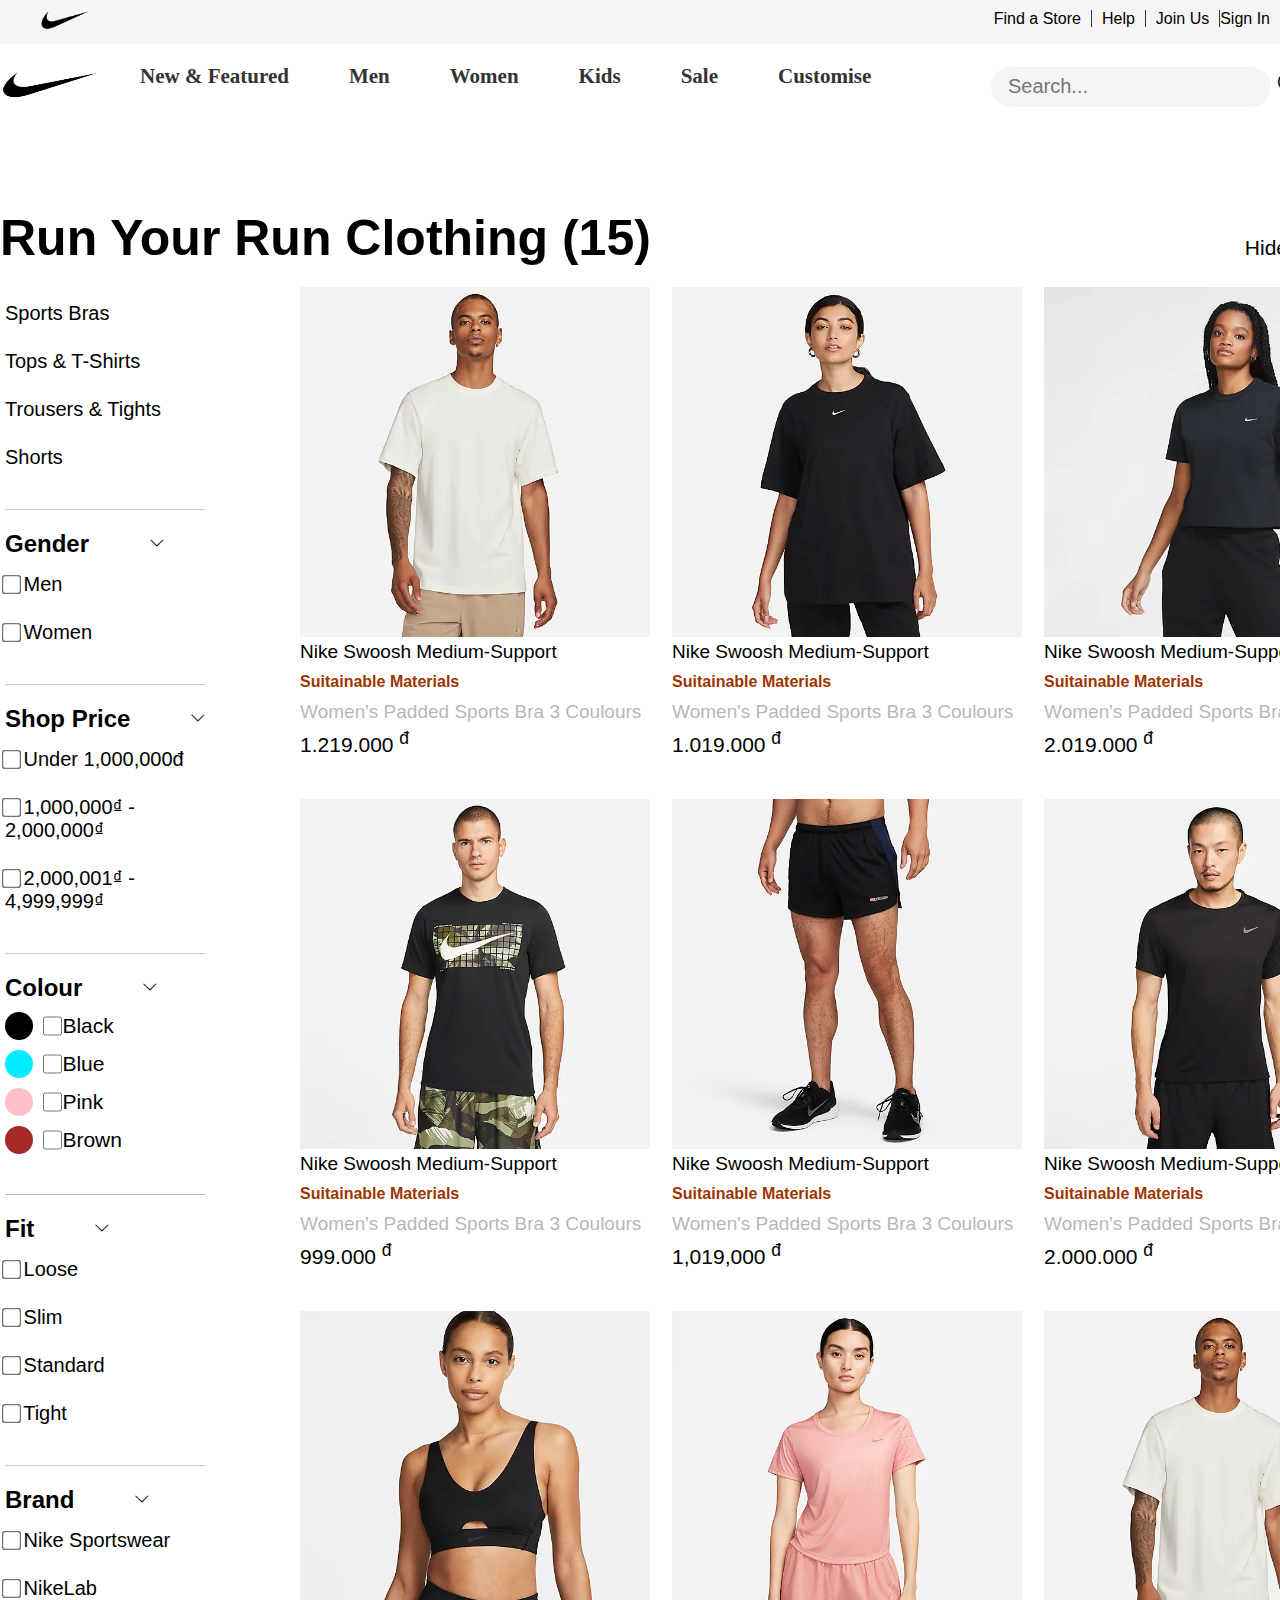
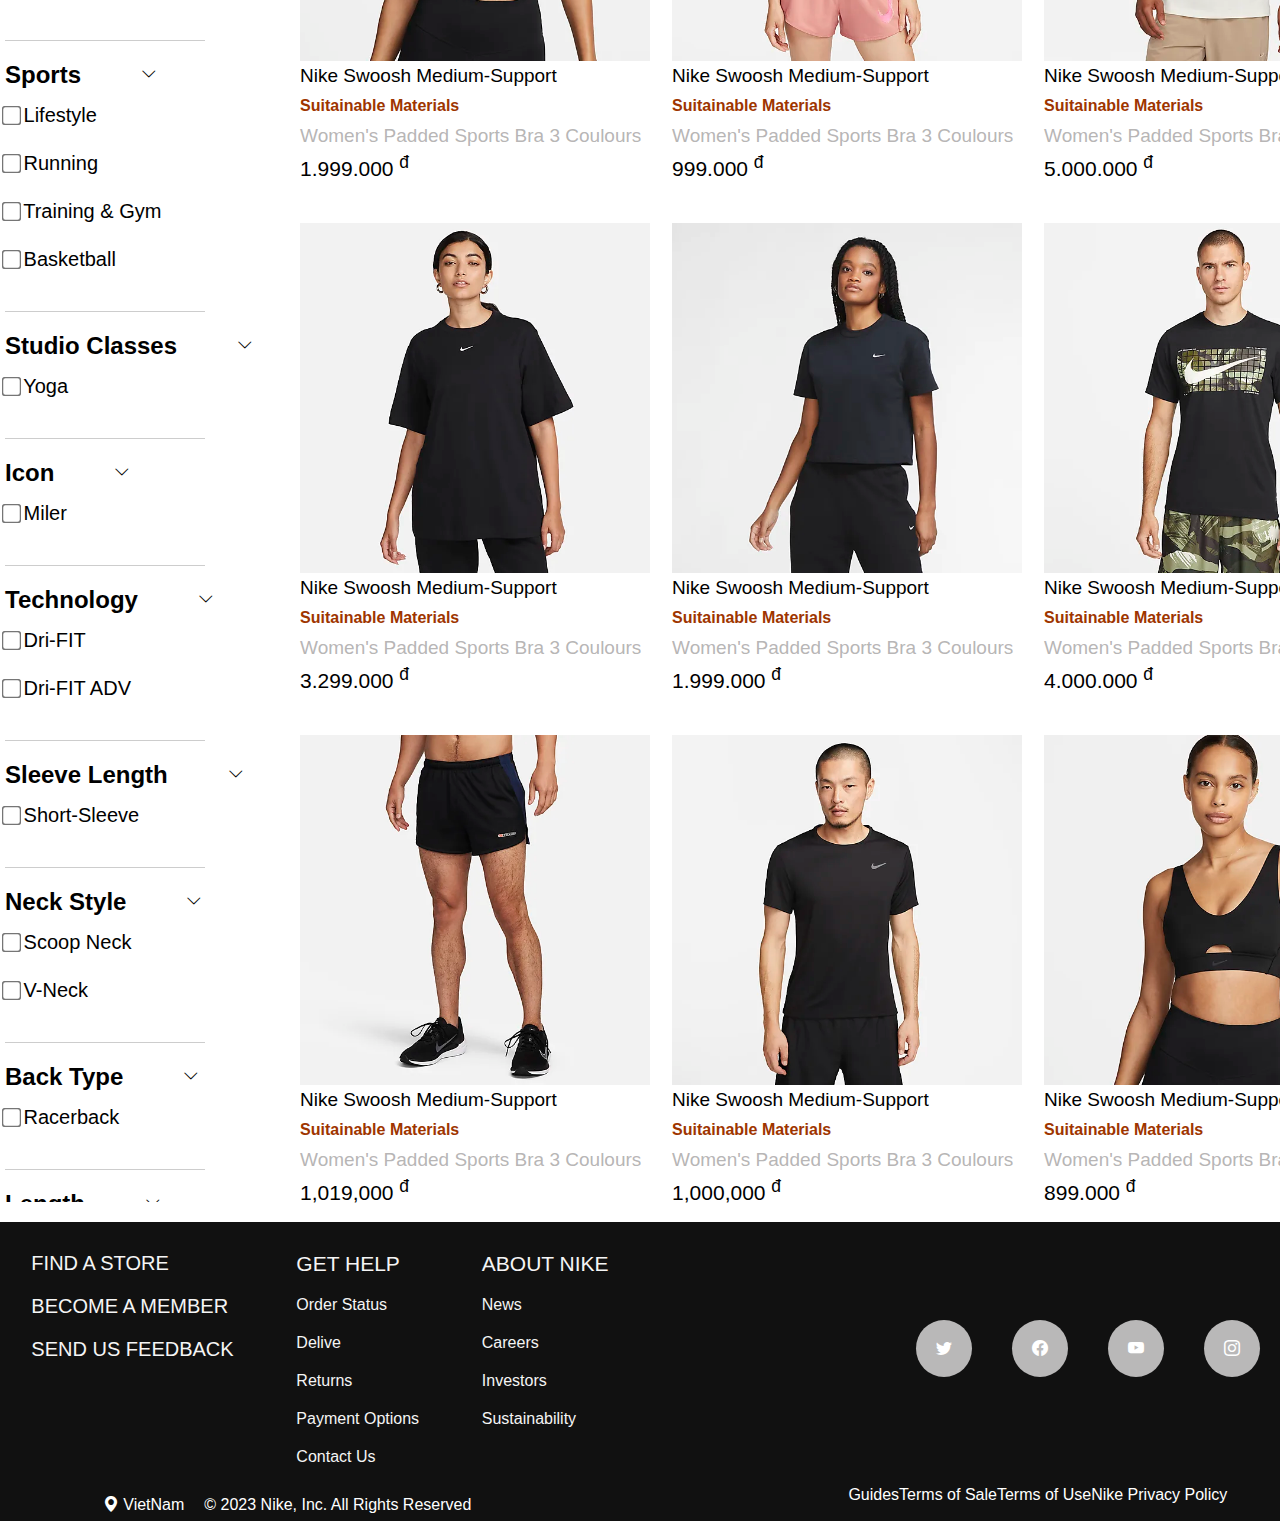
<file: pj2/ALL.html>
<!DOCTYPE html>
<html lang="en">
<head>
    <meta charset="UTF-8">
    <meta name="viewport" content="width=device-width, initial-scale=1.0">
    <link rel="icon" href="images/logo.png">
    <link rel="stylesheet" href="main.css">
    <link rel="stylesheet" href="https://cdn.jsdelivr.net/npm/bootstrap-icons@1.11.1/font/bootstrap-icons.css">
    <title>Nike</title>
</head>
<body>
    <header>
        <div class="logo">
            <img src="images/logo.png" alt="" height="20px" width="50px">
        </div>
        <div class="contact">
            <ul>
                <li><a href="">Find a Store</a></li>
                <li><a href="">Help</a></li>
                <li><a href="">Join Us</a></li>
                <a onclick="window.location.href='Dangnhap.html'">Sign In </a>
            </ul>
        </div>
    </header>
    <nav class="container">
        <div class="logo-main">
            <a href="index.html"><img src="images/logo.png" alt="" height="28px" width="100px"></a>
        </div>
        <div class="menu-center">
            <ul>
                <li><a href="">New & Featured</a>
                    <ul>
                        <li><strong>New & Featured</strong></li>
                        <li><a href="">New Arrival</a></li>
                        <li><a href="">Laster Clothing</a></li>
                        <li><a href="">Bestseller</a></li>
                        <li><a href="">National Team Kits</a></li>
                        <li><a href="">Member Excusiver</a></li>
                    </ul>
                </li>
                <li><a href="">Men</a>
                    <ul>
                        <li><strong>Shoe</strong></li>
                        <li><a href="">All Shoe</a></li>
                        <li><a href="">Jordan</a></li>
                        <li><a href="">Lifestyle</a></li>
                        <li><a href="">Running</a></li>
                        <li><a href="">Football</a></li>
                    </ul>
                </li>
                <li><a href="">Women</a>
                    <ul>
                        <li><strong>Girl Shoe</strong></li>
                        <li><a href="">All Clothing</a></li>
                        <li><a href="">Shorts</a></li>
                        <li><a href="">Jordan</a></li>
                        <li><a href="">Older girl</a></li>
                        <li><a href="">Member Excusiver</a></li>
                    </ul>
                </li>
                <li><a href="">Kids</a>
                    <ul>
                        <li><strong>Kids By Age</strong></li>
                        <li><a href="">Older Kids</a></li>
                        <li><a href="">Younger Kids</a></li>
                        <li><a href="">Baby</a></li>
                    </ul>
                </li>
                <li><a href="">Sale</a>
                    <ul>
                        <li><strong>New & Featured</strong></li>
                        <li><a href="">New Arrival</a></li>
                        <li><a href="">Laster Clothing</a></li>
                        <li><a href="">Bestseller</a></li>
                        <li><a href="">National Team Kits</a></li>
                        <li><a href="">Member Excusiver</a></li>
                    </ul>
                </li>
                <li><a href="">Customise</a></li>
            </ul>
        </div>
        <div class="menu-right">
            <ul>
                <li>
                    <input type="text" placeholder="   Search...">
                    <i class="bi bi-search"></i>
                </li>
                <li><a href=""><i class="bi bi-heart"></i></a></li>
                <li><a href="cart.html"><i class="bi bi-bag-check"></i></a></li>
            </ul>
        </div>
    </nav>
    <section class="container">
        <div class="title">
            <div class="title-left">
                <h1>Run Your Run Clothing (15)</h1>
            </div>
            <div class="title-right">
                <ul>
                    <button id="hide-show-button" style="border: none; background: none; outline: none; box-shadow: none; font-size: 21px;">Hide Filters</button> <!--<i class="bi bi-credit-card-2-back"></i>-->
                    <svg viewBox="0 0 22 22" role="img" width="24px" height="24px" fill="none">
                        <path stroke="currentColor" stroke-width="1.5" d="M21 8.25H10m-5.25 0H3"></path>
                        <path stroke="currentColor" stroke-width="1.5" d="M7.5 6v0a2.25 2.25 0 100 4.5 2.25 2.25 0 000-4.5z" clip-rule="evenodd"></path>
                        <path stroke="currentColor" stroke-width="1.5" d="M3 15.75h10.75m5 0H21"></path>
                        <path stroke="currentColor" stroke-width="1.5" d="M16.5 13.5v0a2.25 2.25 0 100 4.5 2.25 2.25 0 000-4.5z" clip-rule="evenodd"></path>
                    </svg>
                </ul>
            </div>
        </div>
    </section>
    <!-- Lọc -->
    <aside class="container">
        <div class="content">
            <div class="content-left" id="content-left">
                <ul class="content-left-items">
                    <li><a href="">Sports Bras</a></li>
                    <li><a href="">Tops & T-Shirts</a></li>
                    <li><a href="">Trousers & Tights</a></li>
                    <li><a href="">Shorts</a></li>
                </ul>
                <ul class="content-left-items">
                    <div class="content-left-item" id="gender">
                        <h2><strong>Gender</strong></h2>
                        <p><i class="bi bi-chevron-down"></i></p>
                    </div>
                    <div class="content-left-item1">
                        <li><input type="checkbox" id="men-checkbox" onclick="man()"> Men</li>
                        <li><input type="checkbox" id="women-checkbox" onclick="women()"> Women</li>
                    </div>
                </ul>                
                <!--   -->
                <ul class="content-left-items">
                    <div class="content-left-item" id="price">
                        <h2><strong>Shop Price</strong></h2>
                        <p><i class="bi bi-chevron-down"></i></p>
                    </div>
                    <div class="content-left-item2">
                        <li><input type="checkbox" onclick="max_1M()" class="max_1M"> 
                            Under 1,000,000đ</li>
                        <li><input type="checkbox" onclick="min_1M()" class="min_1M">
                            1,000,000₫ - 2,000,000₫</li>
                        <li><input type="checkbox" onclick="min_2M()"class="min_2M"> 
                            2,000,001₫ - 4,999,999₫</li>
                    </div>
                </ul>
                <div class="color-items">
                    <div class="content-left-item" id="colour">
                        <h2><strong>Colour</strong></h2>
                        <p><i class="bi bi-chevron-down"></i></p>
                    </div>
                    <div class="content-left-item3">
                        <li style="font-size: 21px;" class="black"><input id="black" type="checkbox" style="width: 19.40px; height: 19.40px;"> Black</li>
                        <li style="font-size: 21px;" class="blue"><input id="blue" type="checkbox" style="width: 19.40px; height: 19.40px;"> Blue</li>
                        <li style="font-size: 21px;" class="pink"><input id="pink" type="checkbox" style="width: 19.40px; height: 19.40px;"> Pink</li>
                        <li style="font-size: 21px;" class="brown"><input id="brown" type="checkbox" style="width: 19.40px; height: 19.40px;"> Brown</li>
                    </div>
                </div>
                <ul class="content-left-items">
                    <div class="content-left-item" id="fit">
                        <h2><strong>Fit</strong></h2>
                        <p><i class="bi bi-chevron-down"></i></p>
                    </div>
                    <div class="content-left-item4">
                        <li><input type="checkbox" class="outfit_1"> Loose</li>
                        <li><input type="checkbox" class="outfit_2"> Slim</li>
                        <li><input type="checkbox" class="outfit_3"> Standard</li>
                        <li><input type="checkbox" class="outfit_4"> Tight</li>
                    </div>            
                </ul>
                <ul class="content-left-items">
                    <div class="content-left-item" id="brand">
                        <h2><strong>Brand</strong></h2>
                        <p><i class="bi bi-chevron-down"></i></p>
                    </div>
                    <div class="content-left-item5">
                        <li><input type="checkbox" class="brands_1"> Nike Sportswear</li>
                        <li><input type="checkbox" class="brands_2"> NikeLab</li>
                    </div>
                </ul>
                <ul class="content-left-items">
                    <div class="content-left-item" id="sport">
                        <h2><strong>Sports</strong></h2>
                        <p><i class="bi bi-chevron-down"></i></p>
                    </div>
                    <div class="content-left-item6">
                        <li><input type="checkbox" class="sports_1"> Lifestyle</li>
                        <li><input type="checkbox" class="sports_2"> Running</li>
                        <li><input type="checkbox" class="sports_3"> Training & Gym</li>
                        <li><input type="checkbox" class="sports_4"> Basketball</li>
                        <!--<p style="font-size: 20px;">+More</p>-->
                    </div>
                </ul>
                <ul class="content-left-items">
                    <div class="content-left-item" id="studio">
                        <h2><strong>Studio Classes</strong></h2>
                        <p><i class="bi bi-chevron-down"></i></p>
                    </div>
                    <div class="content-left-item7">
                        <li><input type="checkbox" class="studio_1">  Yoga</li>
                    </div>
                </ul>
                <ul class="content-left-items">
                    <div class="content-left-item" id="icon">
                        <h2><strong>Icon</strong></h2>
                        <p><i class="bi bi-chevron-down"></i></p>
                    </div>
                    <div class="content-left-item8">
                        <li><input type="checkbox" class="icon_1"> Miler</li>
                    </div>
                </ul>
                <ul class="content-left-items">
                    <div class="content-left-item" id="technology">
                        <h2><strong>Technology</strong></h2>
                        <p><i class="bi bi-chevron-down"></i></p>
                    </div>
                    <div class="content-left-item9">
                        <li><input type="checkbox" class="technology_1"> Dri-FIT</li>
                        <li><input type="checkbox" class="technology_2"> Dri-FIT ADV</li>

                    </div>
                </ul>
                <ul class="content-left-items">
                    <div class="content-left-item" id="sleeve">
                        <h2><strong>Sleeve Length</strong></h2>
                        <p><i class="bi bi-chevron-down"></i></p>
                    </div>
                    <div class="content-left-item10">
                        <li><input type="checkbox" class="sleeve_1"> Short-Sleeve</li>
                    </div>
                </ul>

                <ul class="content-left-items">
                    <div class="content-left-item" id="neck">
                        <h2><strong>Neck Style</strong></h2>
                        <p><i class="bi bi-chevron-down"></i></p>
                    </div>
                    <div class="content-left-item11">
                        <li><input type="checkbox" class="neckstyle_1"> Scoop Neck</li>
                        <li><input type="checkbox" class="neckstyle_2"> V-Neck</li>
                    </div>
                </ul>

                <ul class="content-left-items">
                    <div class="content-left-item" id="back">
                        <h2><strong>Back Type</strong></h2>
                        <p><i class="bi bi-chevron-down"></i></p>
                    </div>
                    <div class="content-left-item12">
                        <li><input type="checkbox" class="backtype_1"> Racerback</li>
                    </div>
                </ul>
                <ul class="content-left-items">
                    <div class="content-left-item" id="length">
                        <h2><strong>Length</strong></h2>
                        <p><i class="bi bi-chevron-down"></i></p>
                    </div>
                    <div class="content-left-item13">
                        <li><input type="checkbox" class="length"> 7/8-Length</li>
                    </div>
                </ul>
                <ul class="content-left-items">
                    <div class="content-left-item" id="rise">
                        <h2><strong>Rise</strong></h2>
                        <p><i class="bi bi-chevron-down"></i></p>
                    </div>
                    <div class="content-left-item14">
                        <li><input type="checkbox" class="rise"> High-Waisted</li>
                    </div>
                </ul>

                <ul class="content-left-items">
                    <div class="content-left-item" id="lined">
                        <h2><strong>Lined</strong></h2>
                        <p><i class="bi bi-chevron-down"></i></p>
                    </div>
                    <div class="content-left-item15">
                        <li><input type="checkbox" class="lined_1"> Lined</li>
                        <li><input type="checkbox" class="lined_2"> Unlined</li>
                    </div>                   
                </ul>
                <ul class="content-left-items">
                    <div class="content-left-item" id="feature">
                        <h2><strong>Features</strong></h2>
                        <p><i class="bi bi-chevron-down"></i></p>
                    </div>
                    <div class="content-left-item16">
                        <li><input type="checkbox" class="features_1"> Wide Waistband</li>
                        <li><input type="checkbox" class="features_2"> Flat Seams</li>
                        <li><input type="checkbox" class="features_3"> Water-resistant</li>
                        <li><input type="checkbox" class="features_4"> Cord Management</li>
                        <!--<p style="font-size: 20px;">+More</p>-->
                    </div>
                </ul>
                <ul class="content-left-items">
                    <div class="content-left-item" id="best">
                        <h2><strong>Best For</strong></h2>
                        <p><i class="bi bi-chevron-down"></i></p>
                    </div>
                    <div class="content-left-item17">
                        <li><input type="checkbox" class="bestfor_1"> Wet Weather Conditions</li>
                    </div>
                </ul>
                <ul class="content-left-items">
                    <div class="content-left-item" id="benefit">
                        <h2><strong>Benefits</strong></h2>
                        <p><i class="bi bi-chevron-down"></i></p>
                    </div>
                    <div class="content-left-item18">
                        <li><input type="checkbox" class="benefits_1"> Staying Dry</li>
                    </div>
                </ul>

                <ul class="content-left-items">
                    <div class="content-left-item" id="material">
                        <h2><strong>Material</strong></h2>
                        <p><i class="bi bi-chevron-down"></i></p>
                    </div>
                    <div class="content-left-item19">
                        <li><input type="checkbox" class="material_1"> Sustainable Materials</li>
                    </div>
                </ul>
            </div>
            <div class="content-right" id="content-right">
                <div class="product" id="product_1">
                    <a href=""><img src="images/1.webp" alt="" height="350px" width="350px">
                    <p style="font-size: 19px; color: black; margin-bottom: 10px;">Nike Swoosh Medium-Support</p>
                    <strong style="color:#9E3500; margin-bottom: 10px; display: block;">Suitainable Materials</strong>
                    <p style="font-size: 19px; color: #aba9a9dd; margin-bottom: 5px; display: block;">Women's Padded Sports Bra 3 Coulours</p>
                    <span style="font-size: 21px; color: black;">1.219.000 <sup>đ</sup></span></a>
                </div>
                <div class="product" id="product_2">
                    <a href=""><img src="images/2.webp" alt="" height="350px" width="350px">
                    <p style="font-size: 19px; color: black; margin-bottom: 10px;">Nike Swoosh Medium-Support</p>
                    <strong style="color:#9E3500; margin-bottom: 10px; display: block;">Suitainable Materials</strong>
                    <p style="font-size: 19px; color: #aba9a9dd; margin-bottom: 5px; display: block;">Women's Padded Sports Bra 3 Coulours</p>
                    <span style="font-size: 21px; color: black;">1.019.000 <sup>đ</sup></span></a>
                </div>
                <div class="product" id="product_3">
                    <a href=""><img src="images/3.webp" alt="" height="350px" width="350px">
                    <p style="font-size: 19px; color: black; margin-bottom: 10px;">Nike Swoosh Medium-Support</p>
                    <strong style="color:#9E3500; margin-bottom: 10px; display: block;">Suitainable Materials</strong>
                    <p style="font-size: 19px; color: #aba9a9dd; margin-bottom: 5px; display: block;">Women's Padded Sports Bra 3 Coulours</p>
                    <span style="font-size: 21px; color: black;">2.019.000 <sup>đ</sup></span></a>
                </div>
                <div class="product" id="product_4">
                    <a href=""><img src="images/4.webp" alt="" height="350px" width="350px">
                    <p style="font-size: 19px; color: black; margin-bottom: 10px;">Nike Swoosh Medium-Support</p>
                    <strong style="color:#9E3500; margin-bottom: 10px; display: block;">Suitainable Materials</strong>
                    <p style="font-size: 19px; color: #aba9a9dd; margin-bottom: 5px; display: block;">Women's Padded Sports Bra 3 Coulours</p>
                    <span style="font-size: 21px; color: black;">999.000 <sup>đ</sup></span></a>
                </div>
                <div class="product" id="product_5">
                    <a href=""><img src="images/5.webp" alt="" height="350px" width="350px">
                    <p style="font-size: 19px; color: black; margin-bottom: 10px;">Nike Swoosh Medium-Support</p>
                    <strong style="color:#9E3500; margin-bottom: 10px; display: block;">Suitainable Materials</strong>
                    <p style="font-size: 19px; color: #aba9a9dd; margin-bottom: 5px; display: block;">Women's Padded Sports Bra 3 Coulours</p>
                    <span style="font-size: 21px; color: black;">1,019,000 <sup>đ</sup></span></a>
                </div>
                <div class="product" id="product_6">
                    <a href=""><img src="images/6.webp" alt="" height="350px" width="350px">
                    <p style="font-size: 19px; color: black; margin-bottom: 10px;">Nike Swoosh Medium-Support</p>
                    <strong style="color:#9E3500; margin-bottom: 10px; display: block;">Suitainable Materials</strong>
                    <p style="font-size: 19px; color: #aba9a9dd; margin-bottom: 5px; display: block;">Women's Padded Sports Bra 3 Coulours</p>
                    <span style="font-size: 21px; color: black;">2.000.000 <sup>đ</sup></span></a>
                </div>
                <div class="product" id="product_7">
                    <a href=""><img src="images/7.webp" alt="" height="350px" width="350px">
                    <p style="font-size: 19px; color: black; margin-bottom: 10px;">Nike Swoosh Medium-Support</p>
                    <strong style="color:#9E3500; margin-bottom: 10px; display: block;">Suitainable Materials</strong>
                    <p style="font-size: 19px; color: #aba9a9dd; margin-bottom: 5px; display: block;">Women's Padded Sports Bra 3 Coulours</p>
                    <span style="font-size: 21px; color: black;">1.999.000 <sup>đ</sup></span></a>
                </div>
                <div class="product" id="product_8">
                    <a href=""><img src="images/8.webp" alt="" height="350px" width="350px">
                    <p style="font-size: 19px; color: black; margin-bottom: 10px;">Nike Swoosh Medium-Support</p>
                    <strong style="color:#9E3500; margin-bottom: 10px; display: block;">Suitainable Materials</strong>
                    <p style="font-size: 19px; color: #aba9a9dd; margin-bottom: 5px; display: block;">Women's Padded Sports Bra 3 Coulours</p>
                    <span style="font-size: 21px; color: black;">999.000 <sup>đ</sup></span></a>
                </div>
                <div class="product" id="product_9">
                    <a href=""><img src="images/1.webp" alt="" height="350px" width="350px">
                    <p style="font-size: 19px; color: black; margin-bottom: 10px;">Nike Swoosh Medium-Support</p>
                    <strong style="color:#9E3500; margin-bottom: 10px; display: block;">Suitainable Materials</strong>
                    <p style="font-size: 19px; color: #aba9a9dd; margin-bottom: 5px; display: block;">Women's Padded Sports Bra 3 Coulours</p>
                    <span style="font-size: 21px; color: black;">5.000.000 <sup>đ</sup></span></a>
                </div>
                <div class="product" id="product_10">
                    <a href=""><img src="images/2.webp" alt="" height="350px" width="350px">
                    <p style="font-size: 19px; color: black; margin-bottom: 10px;">Nike Swoosh Medium-Support</p>
                    <strong style="color:#9E3500; margin-bottom: 10px; display: block;">Suitainable Materials</strong>
                    <p style="font-size: 19px; color: #aba9a9dd; margin-bottom: 5px; display: block;">Women's Padded Sports Bra 3 Coulours</p>
                    <span style="font-size: 21px; color: black;">3.299.000 <sup>đ</sup></span></a>
                </div>
                <div class="product" id="product_11">
                    <a href=""><img src="images/3.webp" alt="" height="350px" width="350px">
                    <p style="font-size: 19px; color: black; margin-bottom: 10px;">Nike Swoosh Medium-Support</p>
                    <strong style="color:#9E3500; margin-bottom: 10px; display: block;">Suitainable Materials</strong>
                    <p style="font-size: 19px; color: #aba9a9dd; margin-bottom: 5px; display: block;">Women's Padded Sports Bra 3 Coulours</p>
                    <span style="font-size: 21px; color: black;">1.999.000 <sup>đ</sup></span></a>
                </div>
                <div class="product" id="product_12">
                    <a href=""><img src="images/4.webp" alt="" height="350px" width="350px">
                    <p style="font-size: 19px; color: black; margin-bottom: 10px;">Nike Swoosh Medium-Support</p>
                    <strong style="color:#9E3500; margin-bottom: 10px; display: block;">Suitainable Materials</strong>
                    <p style="font-size: 19px; color: #aba9a9dd; margin-bottom: 5px; display: block;">Women's Padded Sports Bra 3 Coulours</p>
                    <span style="font-size: 21px; color: black;">4.000.000 <sup>đ</sup></span></a>
                </div>
                <div class="product" id="product_13">
                    <a href=""><img src="images/5.webp" alt="" height="350px" width="350px">
                    <p style="font-size: 19px; color: black; margin-bottom: 10px;">Nike Swoosh Medium-Support</p>
                    <strong style="color:#9E3500; margin-bottom: 10px; display: block;">Suitainable Materials</strong>
                    <p style="font-size: 19px; color: #aba9a9dd; margin-bottom: 5px; display: block;">Women's Padded Sports Bra 3 Coulours</p>
                    <span style="font-size: 21px; color: black;">1,019,000 <sup>đ</sup></span></a>
                </div>
                <div class="product" id="product_14">
                    <a href=""><img src="images/6.webp" alt="" height="350px" width="350px">
                    <p style="font-size: 19px; color: black; margin-bottom: 10px;">Nike Swoosh Medium-Support</p>
                    <strong style="color:#9E3500; margin-bottom: 10px; display: block;">Suitainable Materials</strong>
                    <p style="font-size: 19px; color: #aba9a9dd; margin-bottom: 5px; display: block;">Women's Padded Sports Bra 3 Coulours</p>
                    <span style="font-size: 21px; color: black;">1,000,000 <sup>đ</sup></span></a>
                </div>
                <div class="product" id="product_15">
                    <a href=""><img src="images/7.webp" alt="" height="350px" width="350px">
                    <p style="font-size: 19px; color: black; margin-bottom: 10px;">Nike Swoosh Medium-Support</p>
                    <strong style="color:#9E3500; margin-bottom: 10px; display: block;">Suitainable Materials</strong>
                    <p style="font-size: 19px; color: #aba9a9dd; margin-bottom: 5px; display: block;">Women's Padded Sports Bra 3 Coulours</p>
                    <span style="font-size: 21px; color: black;">899.000 <sup>đ</sup></span></a>
                </div>
            </div>
        </div>
    </aside>
    <footer>
        <div class="footer">
            <div class="footer-left">
                <ul>
                    <li style="font-size: 20px;">FIND A STORE</li>
                    <li style="font-size: 20px;">BECOME A MEMBER</li>
                    <li style="font-size: 20px;">SEND US FEEDBACK</li>
                </ul>
                <ul>
                    <li style="font-size: 21px;">GET HELP</li>
                    <li><a href="">Order Status</a></li>
                    <li><a href="">Delive</a></li>
                    <li><a href="">Returns</a></li>
                    <li><a href="">Payment Options</a></li>
                    <li><a href="">Contact Us</a></li>
                </ul>
                <ul>
                    <li style="font-size: 21px;">ABOUT NIKE</li>
                    <li><a href="">News</a></li>
                    <li><a href="">Careers</a></li>
                    <li><a href="">Investors</a></li>
                    <li><a href="">Sustainability</a></li>
                </ul>
            </div>
            <div class="footer-right">
                <ul>
                    <li><a href=""><i class="bi bi-twitter"></i></a></li>
                    <li><a href=""><i class="bi bi-facebook"></i></a></li>
                    <li><a href=""><i class="bi bi-youtube"></i></a></li>
                    <li><a href=""><i class="bi bi-instagram"></i></a></li>
                </ul>
            </div>
        </div>
        <div class="footter-bottom">
            <div class="footer-bottom-left">
                <li><i class="bi bi-geo-alt-fill"></i> VietNam</li>
                <li>© 2023 Nike, Inc. All Rights Reserved</li>
            </div>
            <div class="footer-bottom-right">
                <li>Guides</li>
                <li>Terms of Sale</li>
                <li>Terms of Use</li>
                <li>Nike Privacy Policy</li>
            </div>
        </div>
    </footer>
   <script src="main.js"></script>
</body>
</html>
</file>
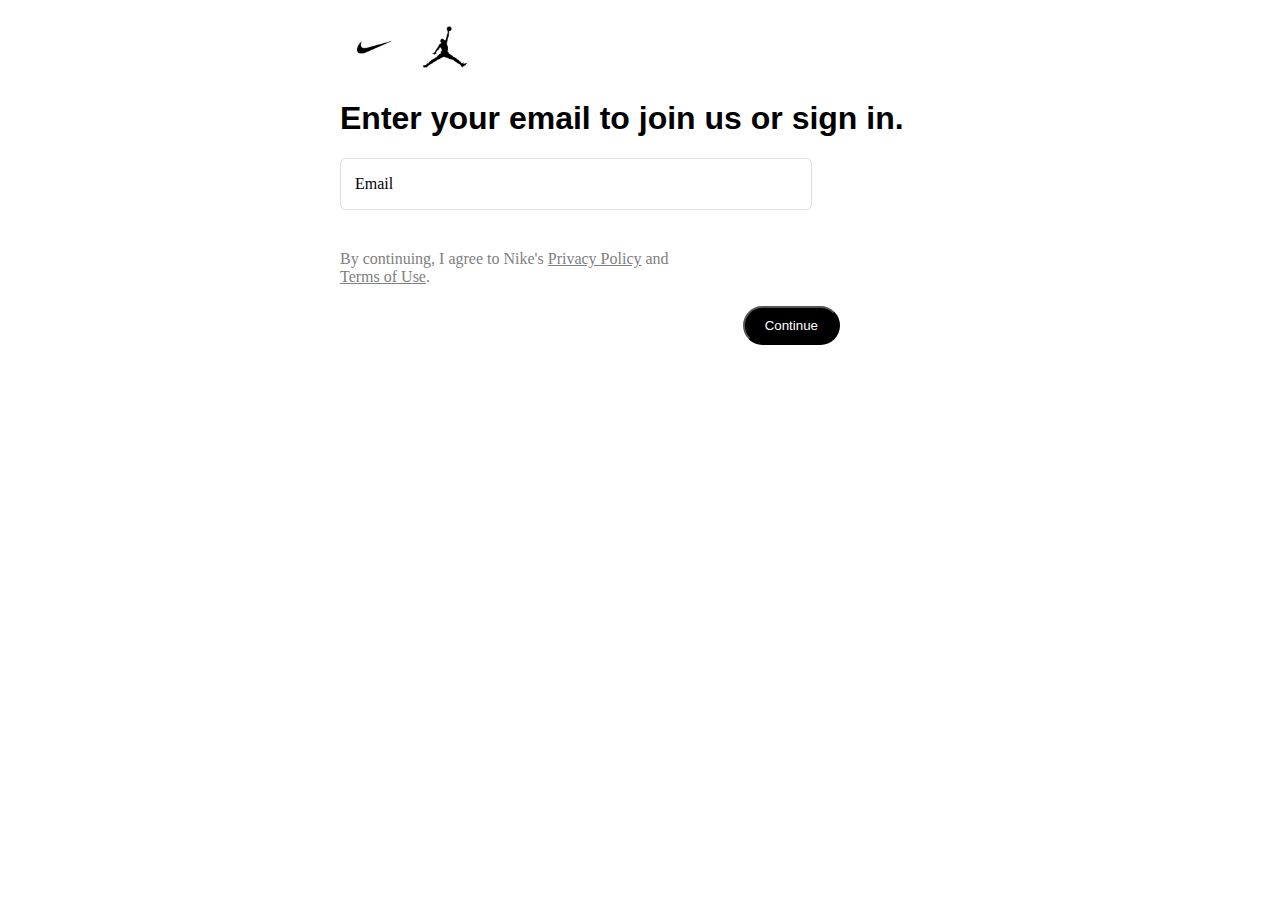
<file: pj2/Dangnhap.html>
<!DOCTYPE html>
<html>
<head>
  <title>Welcome to Nike</title>
  <link rel="stylesheet" href="dangnhap.css">
  
</head>
<body>
  <div class="container">
    <div class="logo">
      <img src="img/nike.png" alt="Logo 1">
    </div>
    <div class="logo">
      <img src="img/air-jordan.png" alt="Logo 2">
    </div>
  </div>
  <div>
    <h1>Enter your email to join us or sign in.</h1>
  </div>

  <div class="form">
    <input type="text" name="email" required placeholder=" ">
    <label for="email">Email</label>
  </div>
  <div class="text">
    <p> By continuing, I agree to Nike's <a href="SALE.html">Privacy Policy</a> and<br><a href="SALE.html">Terms of Use</a>.</p>
  </div>
  <div class="btn-container">
    <button class="btn">Continue</button>
  </div>
</body>
</html>
</file>
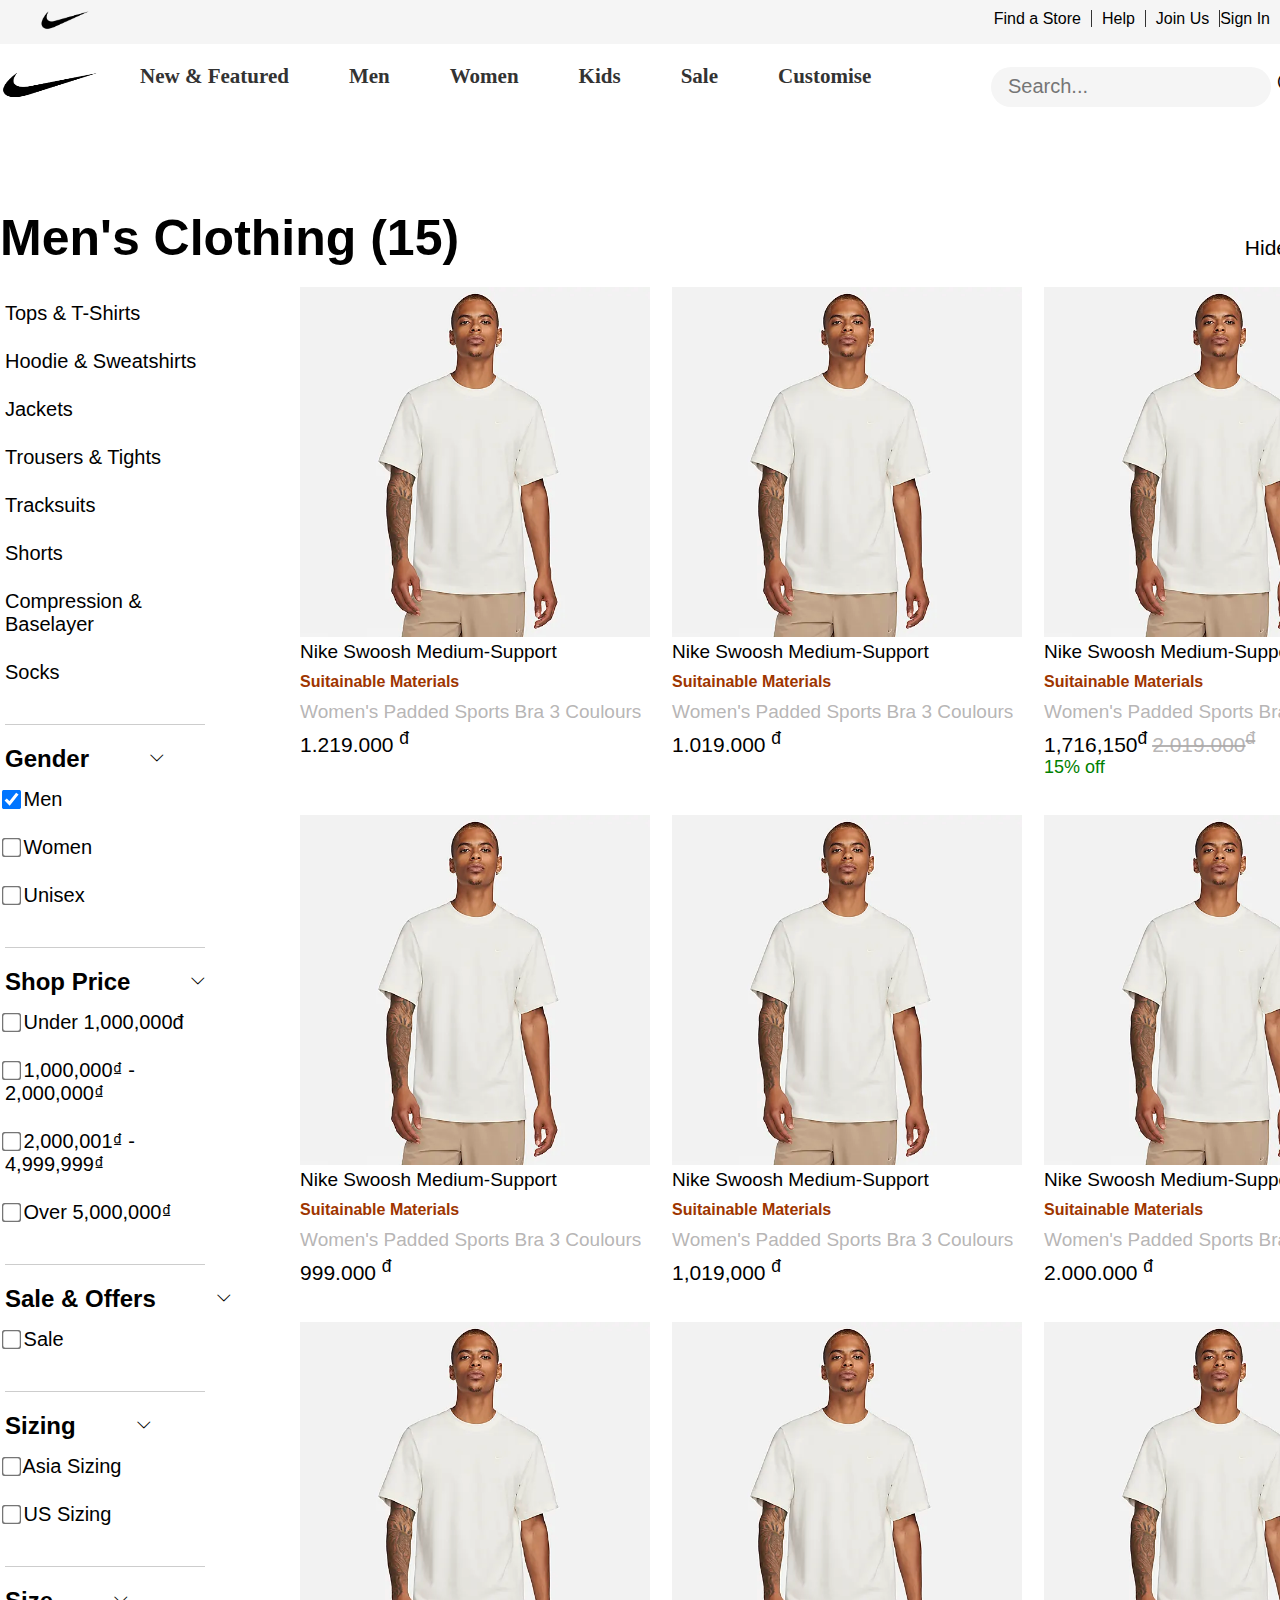
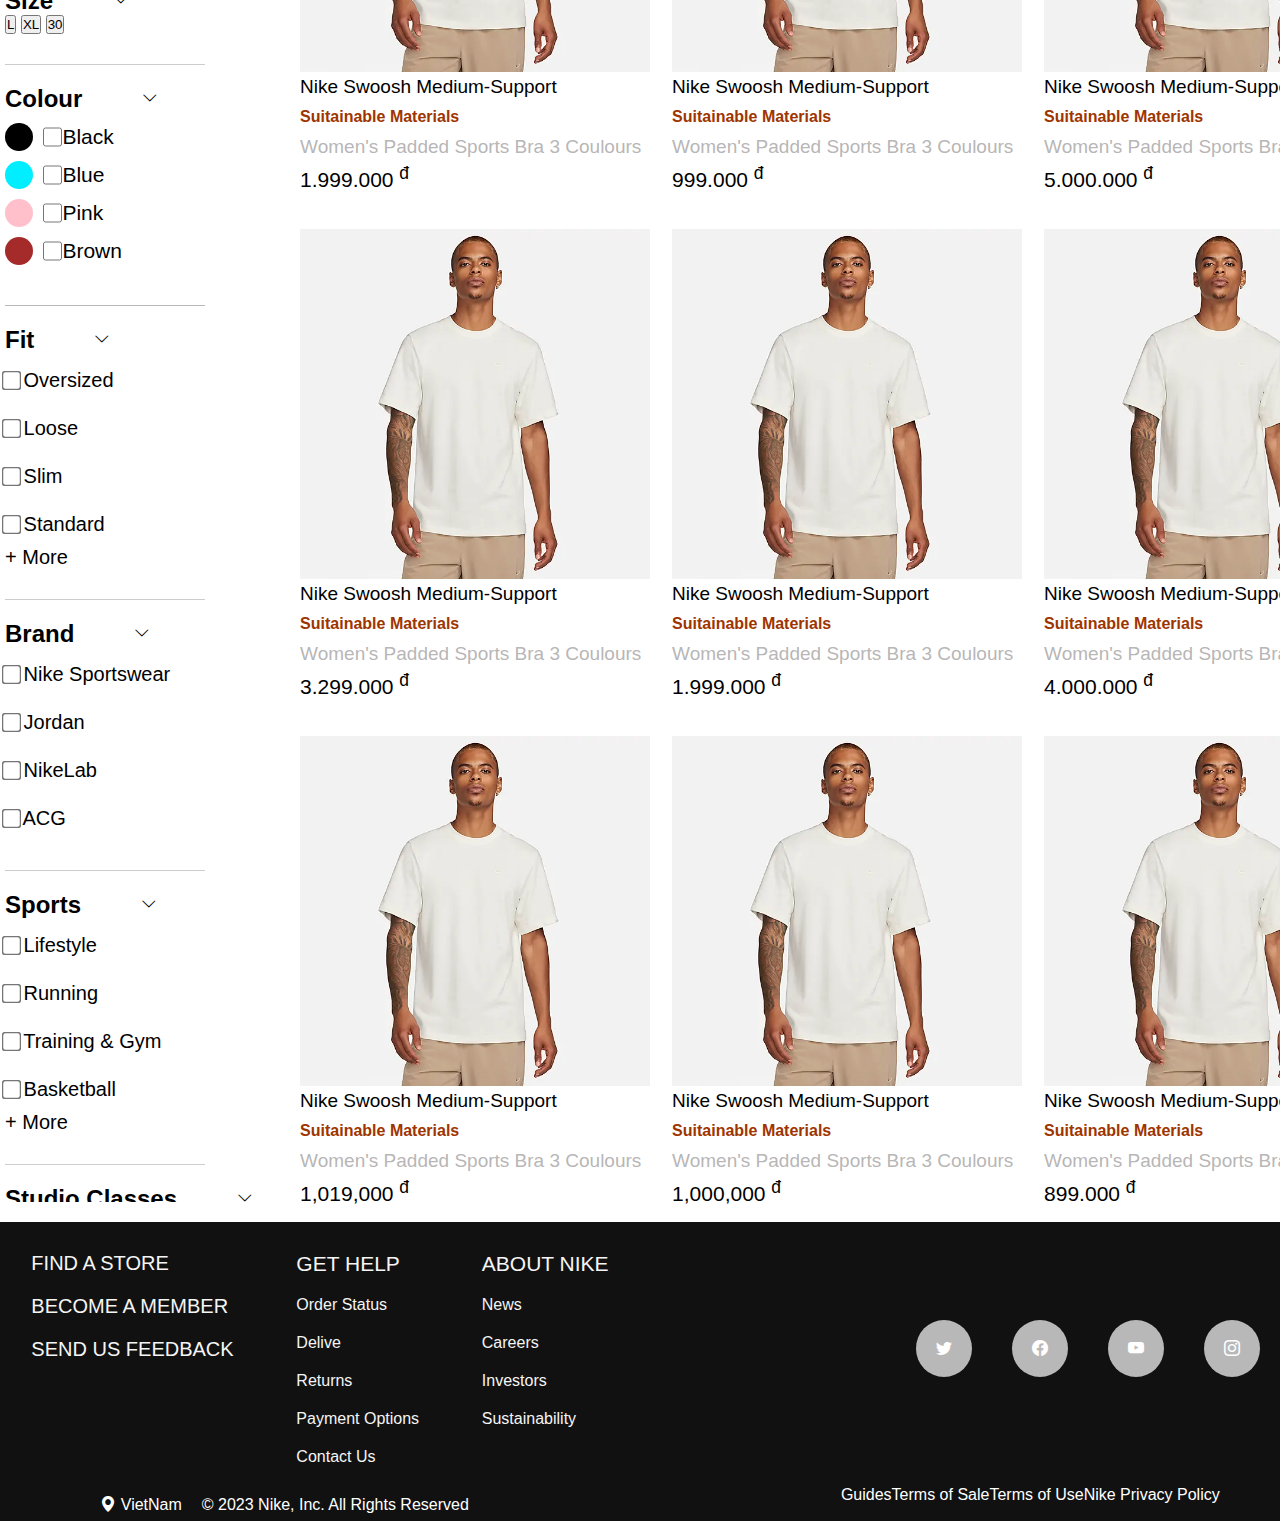
<file: pj2/men2.html>
<!DOCTYPE html>
<html lang="en">
<head>
    <meta charset="UTF-8">
    <meta name="viewport" content="width=device-width, initial-scale=1.0">
    <link rel="icon" href="images/logo.png">
    <link rel="stylesheet" href="main2.css">
    <link rel="stylesheet" href="https://cdn.jsdelivr.net/npm/bootstrap-icons@1.11.1/font/bootstrap-icons.css">
    <title>Nike</title>
</head>
<body>
    <header>
        <div class="logo">
            <img src="images/logo.png" alt="" height="20px" width="50px">
        </div>
        <div class="contact">
            <ul>
                <li><a href="">Find a Store</a></li>
                <li><a href="">Help</a></li>
                <li><a href="">Join Us</a></li>
                <a onclick="window.location.href='Dangnhap.html'">Sign In </a>
            </ul>
        </div>
    </header>
    <nav class="container">
        <div class="logo-main">
            <a href="index.html"><img src="images/logo.png" alt="" height="28px" width="100px"></a>
        </div>
        <div class="menu-center">
            <ul>
                <li><a href="">New & Featured</a>
                    <ul>
                        <li><strong>New & Featured</strong></li>
                        <li><a href="">New Arrival</a></li>
                        <li><a href="">Laster Clothing</a></li>
                        <li><a href="">Bestseller</a></li>
                        <li><a href="">National Team Kits</a></li>
                        <li><a href="">Member Excusiver</a></li>
                    </ul>
                </li>
                <li><a href="">Men</a>
                    <ul>
                        <li><strong>Shoe</strong></li>
                        <li><a href="">All Shoe</a></li>
                        <li><a href="">Jordan</a></li>
                        <li><a href="">Lifestyle</a></li>
                        <li><a href="">Running</a></li>
                        <li><a href="">Football</a></li>
                    </ul>
                </li>
                <li><a href="">Women</a>
                    <ul>
                        <li><strong>Girl Shoe</strong></li>
                        <li><a href="">All Clothing</a></li>
                        <li><a href="">Shorts</a></li>
                        <li><a href="">Jordan</a></li>
                        <li><a href="">Older girl</a></li>
                        <li><a href="">Member Excusiver</a></li>
                    </ul>
                </li>
                <li><a href="">Kids</a>
                    <ul>
                        <li><strong>Kids By Age</strong></li>
                        <li><a href="">Older Kids</a></li>
                        <li><a href="">Younger Kids</a></li>
                        <li><a href="">Baby</a></li>
                    </ul>
                </li>
                <li><a href="">Sale</a>
                    <ul>
                        <li><strong>New & Featured</strong></li>
                        <li><a href="">New Arrival</a></li>
                        <li><a href="">Laster Clothing</a></li>
                        <li><a href="">Bestseller</a></li>
                        <li><a href="">National Team Kits</a></li>
                        <li><a href="">Member Excusiver</a></li>
                    </ul>
                </li>
                <li><a href="">Customise</a></li>
            </ul>
        </div>
        <div class="menu-right">
            <ul>
                <li>
                    <input type="text" placeholder="   Search...">
                    <i class="bi bi-search"></i>
                </li>
                <li><a href=""><i class="bi bi-heart"></i></a></li>
                <li><a href="cart.html"><i class="bi bi-bag-check"></i></a></li>
            </ul>
        </div>
    </nav>
    <section class="container">
        <div class="title">
            <div class="title-left">
                <h1>Men's Clothing (15)</h1>
            </div>
            <div class="title-right">
                <ul>
                    <button id="hide-show-button" style="border: none; background: none; outline: none; box-shadow: none; font-size: 21px;">Hide Filters</button> <!--<i class="bi bi-credit-card-2-back"></i>-->
                    <svg viewBox="0 0 22 22" role="img" width="24px" height="24px" fill="none">
                        <path stroke="currentColor" stroke-width="1.5" d="M21 8.25H10m-5.25 0H3"></path>
                        <path stroke="currentColor" stroke-width="1.5" d="M7.5 6v0a2.25 2.25 0 100 4.5 2.25 2.25 0 000-4.5z" clip-rule="evenodd"></path>
                        <path stroke="currentColor" stroke-width="1.5" d="M3 15.75h10.75m5 0H21"></path>
                        <path stroke="currentColor" stroke-width="1.5" d="M16.5 13.5v0a2.25 2.25 0 100 4.5 2.25 2.25 0 000-4.5z" clip-rule="evenodd"></path>
                    </svg>
                </ul>
            </div>
        </div>
    </section>
    <!-- Lọc -->
    <aside class="container">
        <div class="content">
            <div class="content-left">
                <ul class="content-left-items" id="content-left">
                    <li><a href="">Tops & T-Shirts</a></li>
                    <li><a href="">Hoodie & Sweatshirts</a></li>
                    <li><a href="">Jackets</a></li>
                    <li><a href="">Trousers & Tights</a></li>
                    <li><a href="">Tracksuits</a></li>
                    <li><a href="">Shorts</a></li>
                    <li><a href="">Compression & Baselayer</a></li>
                    <li><a href="">Socks</a></li>
                </ul>
                <ul class="content-left-items">
                    <div class="content-left-item" id="gender">
                        <h2><strong>Gender</strong></h2>
                        <p><i class="bi bi-chevron-down"></i></p>
                    </div>
                    <div class="content-left-item1">
                        <li><input type="checkbox" id="men-checkbox" onclick="man()" checked> Men</li>
                        <li><input type="checkbox" id="women-checkbox" onclick="women()"> Women</li>
                        <li><input type="checkbox" id="unisex-checkbox" onclick="unisex()"> Unisex</li>
                    </div>
                </ul>                
                <!--   -->
                <ul class="content-left-items">
                    <div class="content-left-item" id="price">
                        <h2><strong>Shop Price</strong></h2>
                        <p><i class="bi bi-chevron-down"></i></p>
                    </div>
                    <div class="content-left-item2">
                        <li><input type="checkbox" onclick="max_1M()" class="max_1M"> 
                            Under 1,000,000đ</li>
                        <li><input type="checkbox" onclick="min_1M()" class="min_1M">
                            1,000,000₫ - 2,000,000₫</li>
                        <li><input type="checkbox" onclick="min_2M()"class="min_2M"> 
                            2,000,001₫ - 4,999,999₫</li>
                        <li><input type="checkbox" onclick="min_5M()"class="min_5M"> 
                            Over 5,000,000₫</li>
                    </div>
                </ul>
                <ul class="content-left-items">
                    <div class="content-left-item" id="sale">
                        <h2><strong>Sale & Offers</strong></h2>
                        <p><i class="bi bi-chevron-down"></i></p>
                    </div>
                    <div class="content-left-item-sale">
                        <li><input type="checkbox" id="sale-checkbox" onclick="sale()" class="sale_1"> Sale</li>
                    </div>
                </ul>
                <ul class="content-left-items">
                    <div class="content-left-item" id="sizing">
                        <h2><strong>Sizing</strong></h2>
                        <p><i class="bi bi-chevron-down"></i></p>
                    </div>
                    <div class="content-left-item-sizing">
                        <li><input type="checkbox" class="sizing_1"> Asia Sizing</li>
                        <li><input type="checkbox" class="sizing_2"> US Sizing</li>
                    </div>
                </ul>

                <ul class="content-left-items">
                    <div class="content-left-item" id="size">
                        <h2><strong>Size</strong></h2>
                        <p><i class="bi bi-chevron-down"></i></p>
                    </div>
                    <div class="content-left-item-size">
                        <button type="button" name="btn">L</button>
                        <button type="button" name="btn">XL</button>
                        <button type="button" name="btn">30</button>
                    </div>
                </ul>

                <div class="color-items">
                    <div class="content-left-item" id="colour">
                        <h2><strong>Colour</strong></h2>
                        <p><i class="bi bi-chevron-down"></i></p>
                    </div>
                    <div class="content-left-item3">
                        <li style="font-size: 21px;" class="black"><input id="black" type="checkbox" style="width: 19.40px; height: 19.40px;"> Black</li>
                        <li style="font-size: 21px;" class="blue"><input id="blue" type="checkbox" style="width: 19.40px; height: 19.40px;"> Blue</li>
                        <li style="font-size: 21px;" class="pink"><input id="pink" type="checkbox" style="width: 19.40px; height: 19.40px;"> Pink</li>
                        <li style="font-size: 21px;" class="brown"><input id="brown" type="checkbox" style="width: 19.40px; height: 19.40px;"> Brown</li>
                    </div>
                </div>
                <ul class="content-left-items">
                    <div class="content-left-item" id="fit">
                        <h2><strong>Fit</strong></h2>
                        <p><i class="bi bi-chevron-down"></i></p>
                    </div>
                    <div class="content-left-item4">
                        <li><input type="checkbox" class="outfit_1"> Oversized</li>
                        <li><input type="checkbox" class="outfit_2"> Loose</li>
                        <li><input type="checkbox" class="outfit_3"> Slim</li>
                        <li><input type="checkbox" class="outfit_4"> Standard</li>
                        <p style="font-size: 20px;">+ More</p>
                    </div>            
                </ul>
                <ul class="content-left-items">
                    <div class="content-left-item" id="brand">
                        <h2><strong>Brand</strong></h2>
                        <p><i class="bi bi-chevron-down"></i></p>
                    </div>
                    <div class="content-left-item5">
                        <li><input type="checkbox" class="brands_1"> Nike Sportswear</li>
                        <li><input type="checkbox" class="brands_2"> Jordan</li>
                        <li><input type="checkbox" class="brands_3"> NikeLab</li>
                        <li><input type="checkbox" class="brands_4"> ACG</li>
                    </div>
                </ul>
                <ul class="content-left-items">
                    <div class="content-left-item" id="sport">
                        <h2><strong>Sports</strong></h2>
                        <p><i class="bi bi-chevron-down"></i></p>
                    </div>
                    <div class="content-left-item6">
                        <li><input type="checkbox" class="sports_1"> Lifestyle</li>
                        <li><input type="checkbox" class="sports_2"> Running</li>
                        <li><input type="checkbox" class="sports_3"> Training & Gym</li>
                        <li><input type="checkbox" class="sports_4"> Basketball</li>
                        <p style="font-size: 20px;">+ More</p>
                    </div>
                </ul>
                <ul class="content-left-items">
                    <div class="content-left-item" id="studio">
                        <h2><strong>Studio Classes</strong></h2>
                        <p><i class="bi bi-chevron-down"></i></p>
                    </div>
                    <div class="content-left-item7">
                        <li><input type="checkbox" class="studio_1">  Yoga</li>
                    </div>
                </ul>
                <ul class="content-left-items">
                    <div class="content-left-item" id="icon">
                        <h2><strong>Icon</strong></h2>
                        <p><i class="bi bi-chevron-down"></i></p>
                    </div>
                    <div class="content-left-item8">
                        <li><input type="checkbox" class="icon_1"> Elite</li>
                        <li><input type="checkbox" class="icon_2"> Miler</li>
                        <li><input type="checkbox" class="icon_3"> Windrunner</li>
                    </div>
                </ul>
                <ul class="content-left-items">
                    <div class="content-left-item" id="technology">
                        <h2><strong>Technology</strong></h2>
                        <p><i class="bi bi-chevron-down"></i></p>
                    </div>
                    <div class="content-left-item9">
                        <li><input type="checkbox" class="technology_1"> Dri-FIT</li>
                        <li><input type="checkbox" class="technology_2"> Storm-FIT</li>
                        <li><input type="checkbox" class="technology_3"> Therma-FIT</li>
                        <li><input type="checkbox" class="technology_4"> NikeGrip</li>
                        <p style="font-size: 20px;">+ More</p>
                    </div>
                </ul>
                <ul class="content-left-items">
                    <div class="content-left-item" id="sleeve">
                        <h2><strong>Sleeve Length</strong></h2>
                        <p><i class="bi bi-chevron-down"></i></p>
                    </div>
                    <div class="content-left-item10">
                        <li><input type="checkbox" class="sleeve_1"> Short-Sleeve</li>
                    </div>
                </ul>

                <ul class="content-left-items">
                    <div class="content-left-item" id="neck">
                        <h2><strong>Neck Style</strong></h2>
                        <p><i class="bi bi-chevron-down"></i></p>
                    </div>
                    <div class="content-left-item11">
                        <li><input type="checkbox" class="neckstyle_1"> Scoop Neck</li>
                        <li><input type="checkbox" class="neckstyle_2"> V-Neck</li>
                    </div>
                </ul>

                <ul class="content-left-items">
                    <div class="content-left-item" id="closure">
                        <h2><strong>Closure Type</strong></h2>
                        <p><i class="bi bi-chevron-down"></i></p>
                    </div>
                    <div class="content-left-item12">
                        <li><input type="checkbox" class="closure_1"> Placketed</li>
                    </div>
                </ul>
                <ul class="content-left-items">
                    <div class="content-left-item" id="length">
                        <h2><strong>Length</strong></h2>
                        <p><i class="bi bi-chevron-down"></i></p>
                    </div>
                    <div class="content-left-item13">
                        <li><input type="checkbox" class="length_1"> Full Length</li>
                        <li><input type="checkbox" class="length_2"> Knee Length</li>
                        <li><input type="checkbox" class="length_3"> 3/4 Length</li>
                    </div>
                </ul>
                <ul class="content-left-items">
                    <div class="content-left-item" id="rise">
                        <h2><strong>Rise</strong></h2>
                        <p><i class="bi bi-chevron-down"></i></p>
                    </div>
                    <div class="content-left-item14">
                        <li><input type="checkbox" class="rise"> High-Waisted</li>
                    </div>
                </ul>

                <ul class="content-left-items">
                    <div class="content-left-item" id="lined">
                        <h2><strong>Lined</strong></h2>
                        <p><i class="bi bi-chevron-down"></i></p>
                    </div>
                    <div class="content-left-item15">
                        <li><input type="checkbox" class="lined_1"> Lined</li>
                        <li><input type="checkbox" class="lined_2"> Unlined</li>
                    </div>                   
                </ul>
                <ul class="content-left-items">
                    <div class="content-left-item" id="feature">
                        <h2><strong>Features</strong></h2>
                        <p><i class="bi bi-chevron-down"></i></p>
                    </div>
                    <div class="content-left-item16">
                        <li><input type="checkbox" class="features_1"> UV-Protective</li>
                        <li><input type="checkbox" class="features_2"> Wind-resistant</li>
                        <li><input type="checkbox" class="features_3"> Water-resistant</li>
                        <li><input type="checkbox" class="features_4"> Pockets</li>
                        <!--<p style="font-size: 20px;">+More</p>-->
                    </div>
                </ul>
                <ul class="content-left-items">
                    <div class="content-left-item" id="best">
                        <h2><strong>Best For</strong></h2>
                        <p><i class="bi bi-chevron-down"></i></p>
                    </div>
                    <div class="content-left-item17">
                        <li><input type="checkbox" class="bestfor_1"> Warm Weather</li>
                        <li><input type="checkbox" class="bestfor_2"> Wet Weather Conditions</li>
                    </div>
                </ul>
                <ul class="content-left-items">
                    <div class="content-left-item" id="benefit">
                        <h2><strong>Benefits</strong></h2>
                        <p><i class="bi bi-chevron-down"></i></p>
                    </div>
                    <div class="content-left-item18">
                        <li><input type="checkbox" class="benefits_1"> Staying Warm</li>
                        <li><input type="checkbox" class="benefits_2"> Lightweight</li>
                        <li><input type="checkbox" class="benefits_3"> Staying Dry</li>
                    </div>
                </ul>

                <ul class="content-left-items">
                    <div class="content-left-item" id="material">
                        <h2><strong>Material</strong></h2>
                        <p><i class="bi bi-chevron-down"></i></p>
                    </div>
                    <div class="content-left-item19">
                        <li><input type="checkbox" class="material_1"> Fleece</li>
                        <li><input type="checkbox" class="material_2"> Tech Fleece</li>
                        <li><input type="checkbox" class="material_3"> Sustainable Materials</li>
                    </div>
                </ul>
            </div>
            <div class="content-right" id="content-right">
                <div class="product" id="product_1">
                    <a href=""><img src="images/1.webp" alt="" height="350px" width="350px">
                    <p style="font-size: 19px; color: black; margin-bottom: 10px;">Nike Swoosh Medium-Support</p>
                    <strong style="color:#9E3500; margin-bottom: 10px; display: block;">Suitainable Materials</strong>
                    <p style="font-size: 19px; color: #aba9a9dd; margin-bottom: 5px; display: block;">Women's Padded Sports Bra 3 Coulours</p>
                    <span style="font-size: 21px; color: black;">1.219.000 <sup>đ</sup></span></a>
                </div>
                <div class="product" id="product_2">
                    <a href=""><img src="images/1.webp" alt="" height="350px" width="350px">
                    <p style="font-size: 19px; color: black; margin-bottom: 10px;">Nike Swoosh Medium-Support</p>
                    <strong style="color:#9E3500; margin-bottom: 10px; display: block;">Suitainable Materials</strong>
                    <p style="font-size: 19px; color: #aba9a9dd; margin-bottom: 5px; display: block;">Women's Padded Sports Bra 3 Coulours</p>
                    <span style="font-size: 21px; color: black;">1.019.000 <sup>đ</sup></span></a>
                </div>
                <div class="product" id="product_3">
                    <a href=""><img src="images/1.webp" alt="" height="350px" width="350px">
                    <p style="font-size: 19px; color: black; margin-bottom: 10px;">Nike Swoosh Medium-Support</p>
                    <strong style="color:#9E3500; margin-bottom: 10px; display: block;">Suitainable Materials</strong>
                    <p style="font-size: 19px; color: #aba9a9dd; margin-bottom: 5px; display: block;">Women's Padded Sports Bra 3 Coulours</p>
                    <span style="font-size: 21px; color: black;">1,716,150<sup>đ  </sup><strike style="color: #aba9a9dd;">2.019.000<sup>đ</sup></strike></span></a>
                    <p style="font-size: 18px; color: green;">15% off</p>
                </div>
                <div class="product" id="product_4">
                    <a href=""><img src="images/1.webp" alt="" height="350px" width="350px">
                    <p style="font-size: 19px; color: black; margin-bottom: 10px;">Nike Swoosh Medium-Support</p>
                    <strong style="color:#9E3500; margin-bottom: 10px; display: block;">Suitainable Materials</strong>
                    <p style="font-size: 19px; color: #aba9a9dd; margin-bottom: 5px; display: block;">Women's Padded Sports Bra 3 Coulours</p>
                    <span style="font-size: 21px; color: black;">999.000 <sup>đ</sup></span></a>
                </div>
                <div class="product" id="product_5">
                    <a href=""><img src="images/1.webp" alt="" height="350px" width="350px">
                    <p style="font-size: 19px; color: black; margin-bottom: 10px;">Nike Swoosh Medium-Support</p>
                    <strong style="color:#9E3500; margin-bottom: 10px; display: block;">Suitainable Materials</strong>
                    <p style="font-size: 19px; color: #aba9a9dd; margin-bottom: 5px; display: block;">Women's Padded Sports Bra 3 Coulours</p>
                    <span style="font-size: 21px; color: black;">1,019,000 <sup>đ</sup></span></a>
                </div>
                <div class="product" id="product_6">
                    <a href=""><img src="images/1.webp" alt="" height="350px" width="350px">
                    <p style="font-size: 19px; color: black; margin-bottom: 10px;">Nike Swoosh Medium-Support</p>
                    <strong style="color:#9E3500; margin-bottom: 10px; display: block;">Suitainable Materials</strong>
                    <p style="font-size: 19px; color: #aba9a9dd; margin-bottom: 5px; display: block;">Women's Padded Sports Bra 3 Coulours</p>
                    <span style="font-size: 21px; color: black;">2.000.000 <sup>đ</sup></span></a>
                </div>
                <div class="product" id="product_7">
                    <a href=""><img src="images/1.webp" alt="" height="350px" width="350px">
                    <p style="font-size: 19px; color: black; margin-bottom: 10px;">Nike Swoosh Medium-Support</p>
                    <strong style="color:#9E3500; margin-bottom: 10px; display: block;">Suitainable Materials</strong>
                    <p style="font-size: 19px; color: #aba9a9dd; margin-bottom: 5px; display: block;">Women's Padded Sports Bra 3 Coulours</p>
                    <span style="font-size: 21px; color: black;">1.999.000 <sup>đ</sup></span></a>
                </div>
                <div class="product" id="product_8">
                    <a href=""><img src="images/1.webp" alt="" height="350px" width="350px">
                    <p style="font-size: 19px; color: black; margin-bottom: 10px;">Nike Swoosh Medium-Support</p>
                    <strong style="color:#9E3500; margin-bottom: 10px; display: block;">Suitainable Materials</strong>
                    <p style="font-size: 19px; color: #aba9a9dd; margin-bottom: 5px; display: block;">Women's Padded Sports Bra 3 Coulours</p>
                    <span style="font-size: 21px; color: black;">999.000 <sup>đ</sup></span></a>
                </div>
                <div class="product" id="product_9">
                    <a href=""><img src="images/1.webp" alt="" height="350px" width="350px">
                    <p style="font-size: 19px; color: black; margin-bottom: 10px;">Nike Swoosh Medium-Support</p>
                    <strong style="color:#9E3500; margin-bottom: 10px; display: block;">Suitainable Materials</strong>
                    <p style="font-size: 19px; color: #aba9a9dd; margin-bottom: 5px; display: block;">Women's Padded Sports Bra 3 Coulours</p>
                    <span style="font-size: 21px; color: black;">5.000.000 <sup>đ</sup></span></a>
                </div>
                <div class="product" id="product_10">
                    <a href=""><img src="images/1.webp" alt="" height="350px" width="350px">
                    <p style="font-size: 19px; color: black; margin-bottom: 10px;">Nike Swoosh Medium-Support</p>
                    <strong style="color:#9E3500; margin-bottom: 10px; display: block;">Suitainable Materials</strong>
                    <p style="font-size: 19px; color: #aba9a9dd; margin-bottom: 5px; display: block;">Women's Padded Sports Bra 3 Coulours</p>
                    <span style="font-size: 21px; color: black;">3.299.000 <sup>đ</sup></span></a>
                </div>
                <div class="product" id="product_11">
                    <a href=""><img src="images/1.webp" alt="" height="350px" width="350px">
                    <p style="font-size: 19px; color: black; margin-bottom: 10px;">Nike Swoosh Medium-Support</p>
                    <strong style="color:#9E3500; margin-bottom: 10px; display: block;">Suitainable Materials</strong>
                    <p style="font-size: 19px; color: #aba9a9dd; margin-bottom: 5px; display: block;">Women's Padded Sports Bra 3 Coulours</p>
                    <span style="font-size: 21px; color: black;">1.999.000 <sup>đ</sup></span></a>
                </div>
                <div class="product" id="product_12">
                    <a href=""><img src="images/1.webp" alt="" height="350px" width="350px">
                    <p style="font-size: 19px; color: black; margin-bottom: 10px;">Nike Swoosh Medium-Support</p>
                    <strong style="color:#9E3500; margin-bottom: 10px; display: block;">Suitainable Materials</strong>
                    <p style="font-size: 19px; color: #aba9a9dd; margin-bottom: 5px; display: block;">Women's Padded Sports Bra 3 Coulours</p>
                    <span style="font-size: 21px; color: black;">4.000.000 <sup>đ</sup></span></a>
                </div>
                <div class="product" id="product_13">
                    <a href=""><img src="images/1.webp" alt="" height="350px" width="350px">
                    <p style="font-size: 19px; color: black; margin-bottom: 10px;">Nike Swoosh Medium-Support</p>
                    <strong style="color:#9E3500; margin-bottom: 10px; display: block;">Suitainable Materials</strong>
                    <p style="font-size: 19px; color: #aba9a9dd; margin-bottom: 5px; display: block;">Women's Padded Sports Bra 3 Coulours</p>
                    <span style="font-size: 21px; color: black;">1,019,000 <sup>đ</sup></span></a>
                </div>
                <div class="product" id="product_14">
                    <a href=""><img src="images/1.webp" alt="" height="350px" width="350px">
                    <p style="font-size: 19px; color: black; margin-bottom: 10px;">Nike Swoosh Medium-Support</p>
                    <strong style="color:#9E3500; margin-bottom: 10px; display: block;">Suitainable Materials</strong>
                    <p style="font-size: 19px; color: #aba9a9dd; margin-bottom: 5px; display: block;">Women's Padded Sports Bra 3 Coulours</p>
                    <span style="font-size: 21px; color: black;">1,000,000 <sup>đ</sup></span></a>
                </div>
                <div class="product" id="product_15">
                    <a href=""><img src="images/1.webp" alt="" height="350px" width="350px">
                    <p style="font-size: 19px; color: black; margin-bottom: 10px;">Nike Swoosh Medium-Support</p>
                    <strong style="color:#9E3500; margin-bottom: 10px; display: block;">Suitainable Materials</strong>
                    <p style="font-size: 19px; color: #aba9a9dd; margin-bottom: 5px; display: block;">Women's Padded Sports Bra 3 Coulours</p>
                    <span style="font-size: 21px; color: black;">899.000 <sup>đ</sup></span></a>
                </div>
            </div>
        </div>
    </aside>
    <footer>
        <div class="footer">
            <div class="footer-left">
                <ul>
                    <li style="font-size: 20px;">FIND A STORE</li>
                    <li style="font-size: 20px;">BECOME A MEMBER</li>
                    <li style="font-size: 20px;">SEND US FEEDBACK</li>
                </ul>
                <ul>
                    <li style="font-size: 21px;">GET HELP</li>
                    <li><a href="">Order Status</a></li>
                    <li><a href="">Delive</a></li>
                    <li><a href="">Returns</a></li>
                    <li><a href="">Payment Options</a></li>
                    <li><a href="">Contact Us</a></li>
                </ul>
                <ul>
                    <li style="font-size: 21px;">ABOUT NIKE</li>
                    <li><a href="">News</a></li>
                    <li><a href="">Careers</a></li>
                    <li><a href="">Investors</a></li>
                    <li><a href="">Sustainability</a></li>
                </ul>
            </div>
            <div class="footer-right">
                <ul>
                    <li><a href=""><i class="bi bi-twitter"></i></a></li>
                    <li><a href=""><i class="bi bi-facebook"></i></a></li>
                    <li><a href=""><i class="bi bi-youtube"></i></a></li>
                    <li><a href=""><i class="bi bi-instagram"></i></a></li>
                </ul>
            </div>
        </div>
        <div class="footter-bottom">
            <div class="footer-bottom-left">
                <li><i class="bi bi-geo-alt-fill"></i> VietNam</li>
                <li>© 2023 Nike, Inc. All Rights Reserved</li>
            </div>
            <div class="footer-bottom-right">
                <li>Guides</li>
                <li>Terms of Sale</li>
                <li>Terms of Use</li>
                <li>Nike Privacy Policy</li>
            </div>
        </div>
    </footer>
   <script src="main2.js"></script>
</body>
</html>
</file>
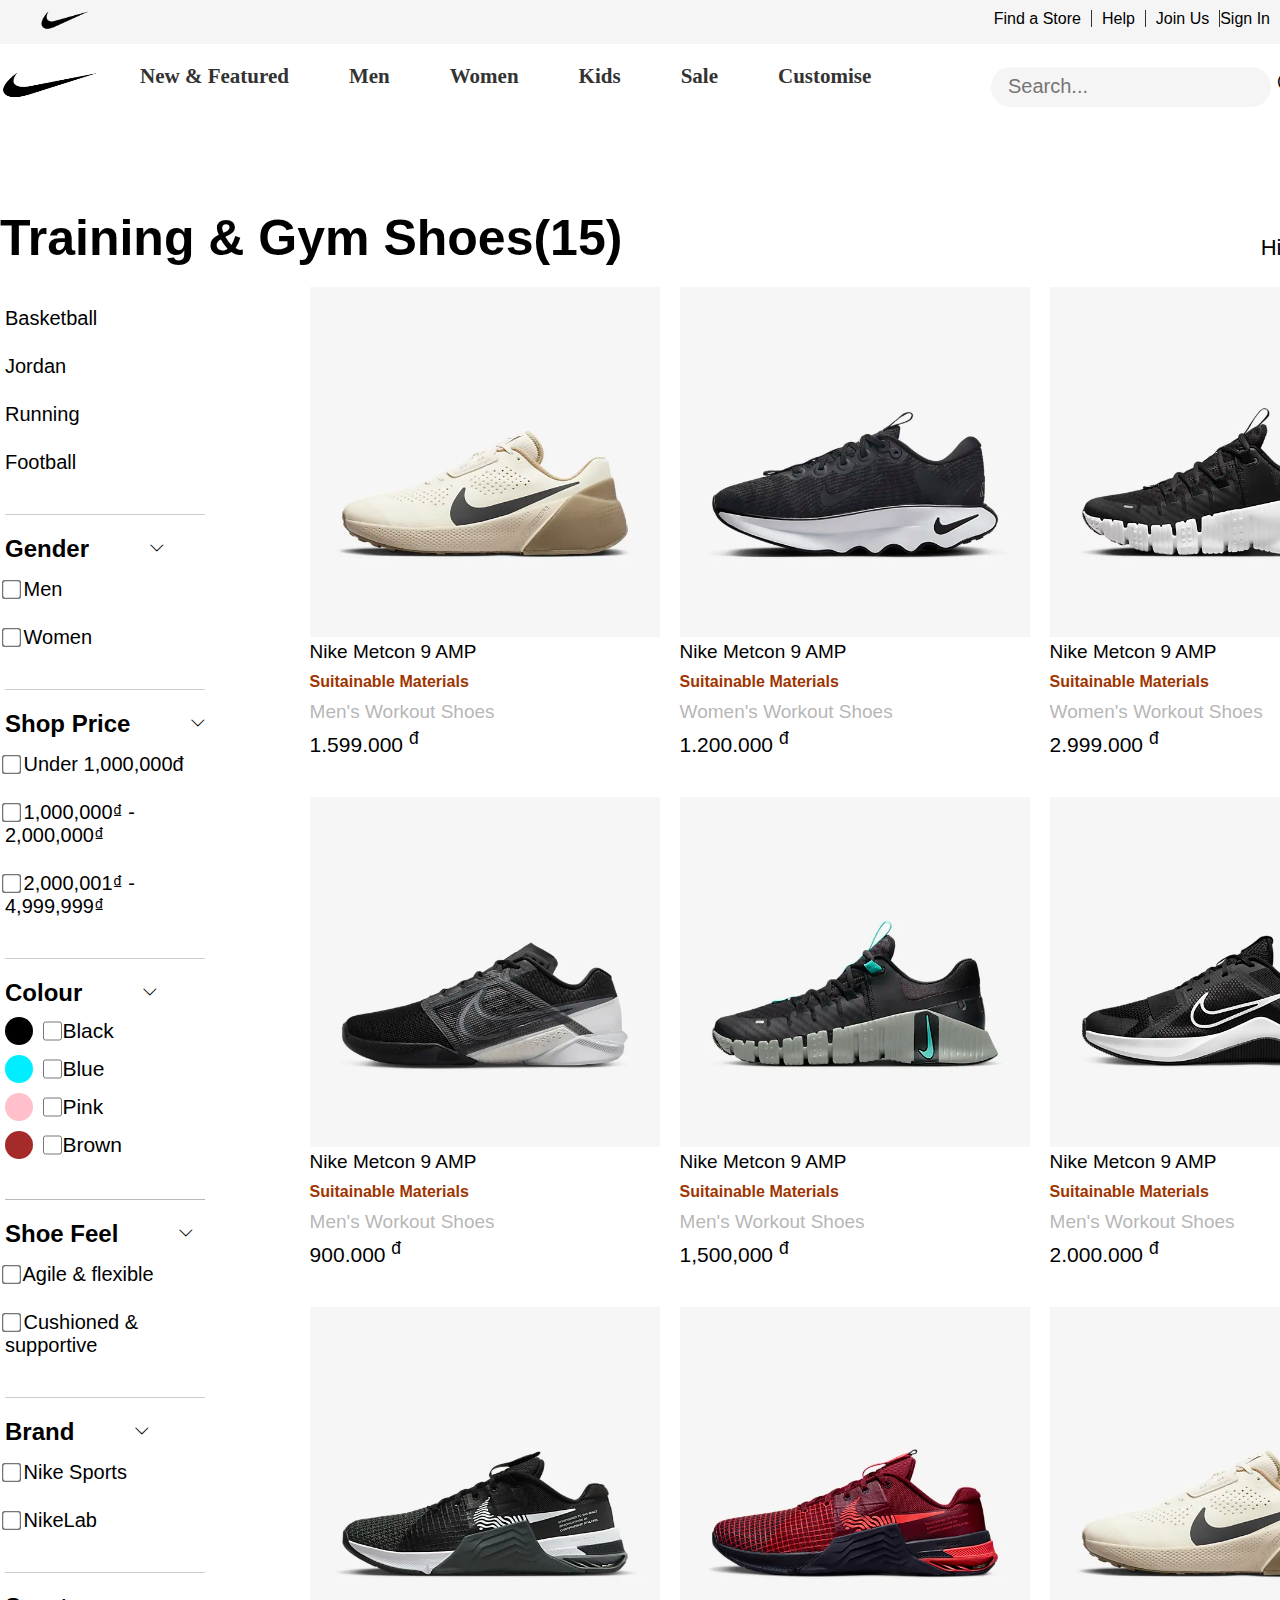
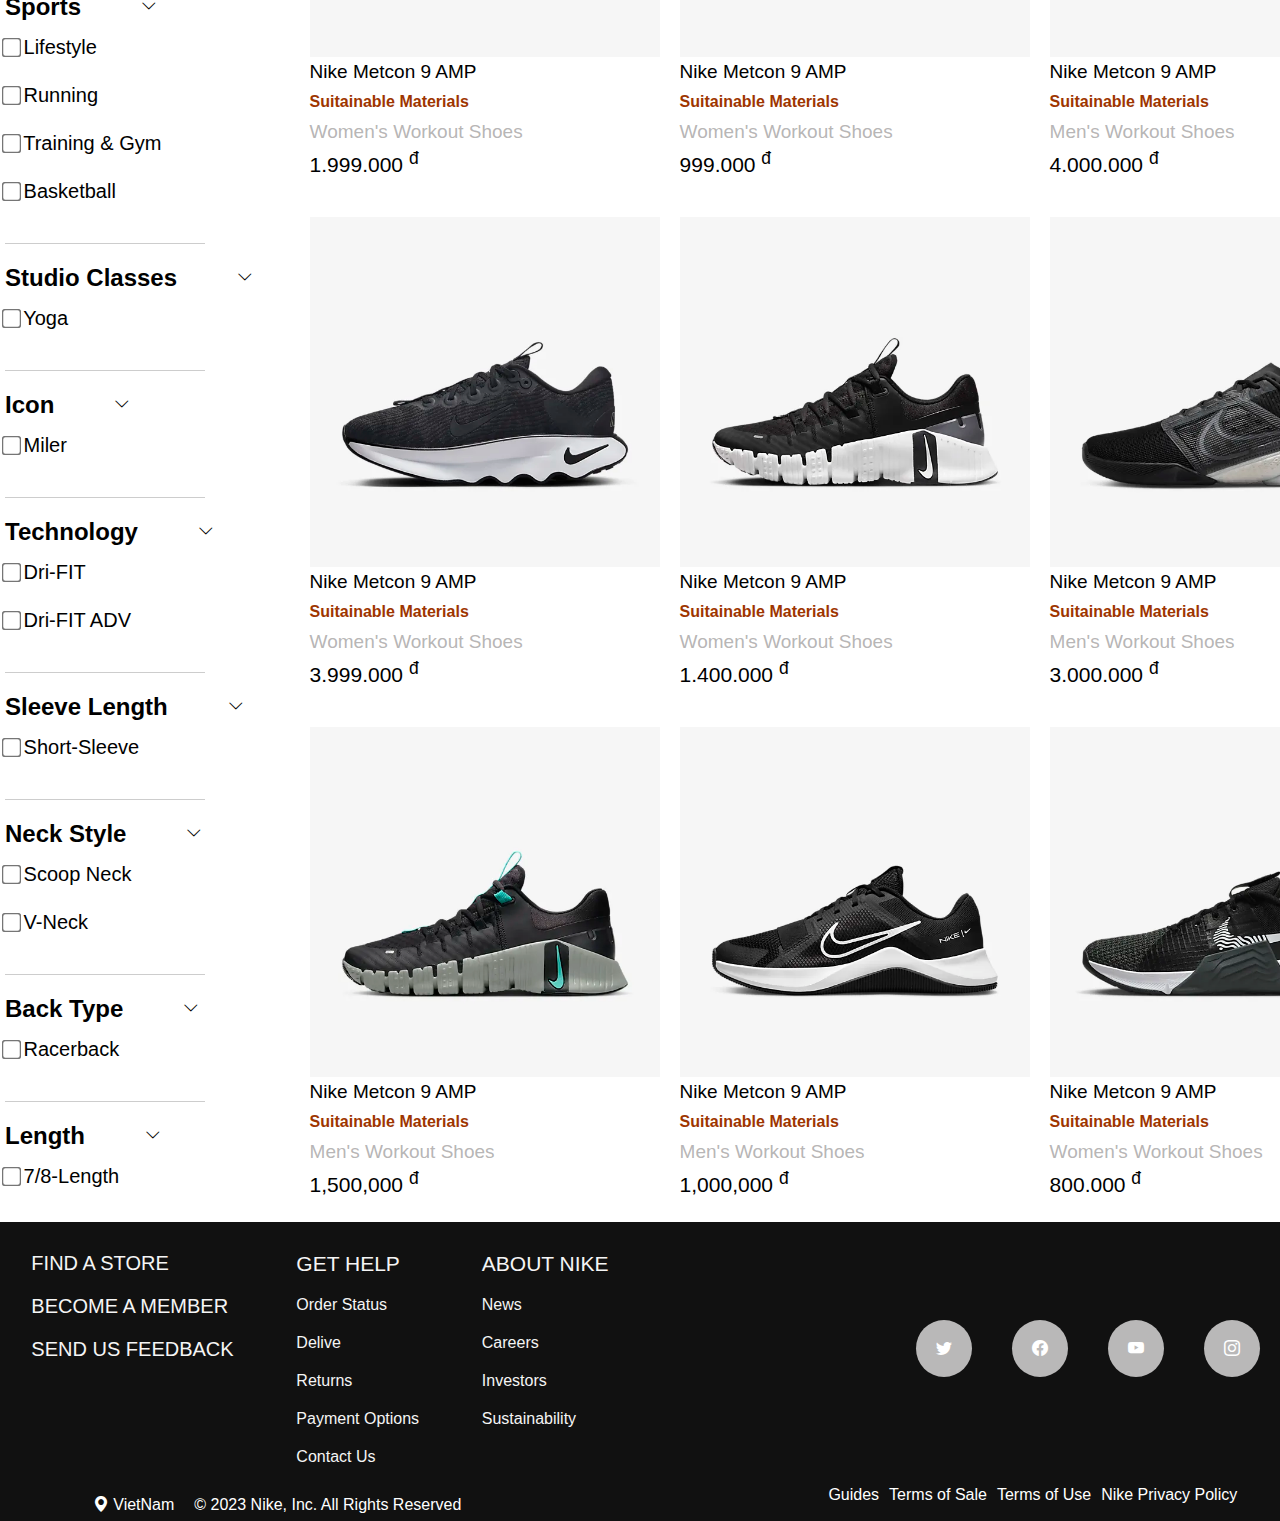
<file: pj2/shoe.html>
<!DOCTYPE html>
<html lang="en">
<head>
    <meta charset="UTF-8">
    <meta name="viewport" content="width=device-width, initial-scale=1.0">
    <link rel="icon" href="images2/logo.png">
    <link rel="stylesheet" href="shoemain.css">
    <link rel="stylesheet" href="https://cdn.jsdelivr.net/npm/bootstrap-icons@1.11.1/font/bootstrap-icons.css">
    <title>Nike</title>
</head>
<body>
    <header>
        <div class="logo">
            <img src="images2/logo.png" alt="" height="20px" width="50px">
        </div>
        <div class="contact">
            <ul>
                <li><a href="">Find a Store</a></li>
                <li><a href="">Help</a></li>
                <li><a href="">Join Us</a></li>
                <a onclick="window.location.href='Dangnhap.html'">Sign In </a>
            </ul>
        </div>
    </header>
    <nav class="container">
        <div class="logo-main">
            <a href="index.html"><img src="images/logo.png" alt="" height="28px" width="100px"></a>
        </div>
        <div class="menu-center">
            <ul>
                <li><a href="">New & Featured</a>
                    <ul>
                        <li><strong>New & Featured</strong></li>
                        <li><a href="">New Arrival</a></li>
                        <li><a href="">Laster Clothing</a></li>
                        <li><a href="">Bestseller</a></li>
                        <li><a href="">National Team Kits</a></li>
                        <li><a href="">Member Excusiver</a></li>
                    </ul>
                </li>
                <li><a href="">Men</a>
                    <ul>
                        <li><strong>Shoe</strong></li>
                        <li><a href="">All Shoe</a></li>
                        <li><a href="">Jordan</a></li>
                        <li><a href="">Lifestyle</a></li>
                        <li><a href="">Running</a></li>
                        <li><a href="">Football</a></li>
                    </ul>
                </li>
                <li><a href="">Women</a>
                    <ul>
                        <li><strong>Girl Shoe</strong></li>
                        <li><a href="">All Clothing</a></li>
                        <li><a href="">Shorts</a></li>
                        <li><a href="">Jordan</a></li>
                        <li><a href="">Older girl</a></li>
                        <li><a href="">Member Excusiver</a></li>
                    </ul>
                </li>
                <li><a href="">Kids</a>
                    <ul>
                        <li><strong>Kids By Age</strong></li>
                        <li><a href="">Older Kids</a></li>
                        <li><a href="">Younger Kids</a></li>
                        <li><a href="">Baby</a></li>
                    </ul>
                </li>
                <li><a href="">Sale</a>
                    <ul>
                        <li><strong>New & Featured</strong></li>
                        <li><a href="">New Arrival</a></li>
                        <li><a href="">Laster Clothing</a></li>
                        <li><a href="">Bestseller</a></li>
                        <li><a href="">National Team Kits</a></li>
                        <li><a href="">Member Excusiver</a></li>
                    </ul>
                </li>
                <li><a href="">Customise</a></li>
            </ul>
        </div>
        <div class="menu-right">
            <ul>
                <li>
                    <input type="text" placeholder="   Search...">
                    <i class="bi bi-search"></i>
                </li>
                <li><a href=""><i class="bi bi-heart"></i></a></li>
                <li><a href="cart.html"><i class="bi bi-bag-check"></i></a></li>
            </ul>
        </div>
    </nav>
    <section class="container">
        <div class="title">
            <div class="title-left">
                <h1>Training & Gym Shoes(15)</h1>
            </div>
            <div class="title-right">
                <ul>
                    <li><a href="">Hide Filters <i class="bi bi-credit-card-2-back"></i></a></li>

                </ul>
            </div>
        </div>
    </section>
    <!-- Lọc -->
    <aside class="container">
        <div class="content">
            <div class="content-left">
                <ul class="content-left-items">
                    <li><a href="">Basketball</a></li>
                    <li><a href="">Jordan</a></li>
                    <li><a href="">Running</a></li>
                    <li><a href="">Football</a></li>
                </ul>
                <ul class="content-left-items">
                    <div class="content-left-item" id="gender">
                        <h2><strong>Gender</strong></h2>
                        <p><i class="bi bi-chevron-down"></i></p>
                    </div>
                    <div class="content-left-item1">
                        <li><input type="checkbox" id="men-checkbox" onclick="man()"> Men</li>
                        <li><input type="checkbox" id="women-checkbox" onclick="women()"> Women</li>
                    </div>
                </ul>                
                <!--   -->
                <ul class="content-left-items">
                    <div class="content-left-item" id="price">
                        <h2><strong>Shop Price</strong></h2>
                        <p><i class="bi bi-chevron-down"></i></p>
                    </div>
                    <div class="content-left-item2">
                        <li><input type="checkbox" onclick="max_1M()" class="max_1M"> 
                            Under 1,000,000đ</li>
                        <li><input type="checkbox" onclick="min_1M()" class="min_1M">
                            1,000,000₫ - 2,000,000₫</li>
                        <li><input type="checkbox" onclick="min_2M()"class="min_2M"> 
                            2,000,001₫ - 4,999,999₫</li>
                    </div>
                </ul>
                <div class="color-items">
                    <div class="content-left-item" id="colour">
                        <h2><strong>Colour</strong></h2>
                        <p><i class="bi bi-chevron-down"></i></p>
                    </div>
                    <div class="content-left-item3">
                        <li style="font-size: 21px;" class="black"><input id="black" type="checkbox" style="width: 19.40px; height: 19.40px;"> Black</li>
                        <li style="font-size: 21px;" class="blue"><input id="blue" type="checkbox" style="width: 19.40px; height: 19.40px;"> Blue</li>
                        <li style="font-size: 21px;" class="pink"><input id="pink" type="checkbox" style="width: 19.40px; height: 19.40px;"> Pink</li>
                        <li style="font-size: 21px;" class="brown"><input id="brown" type="checkbox" style="width: 19.40px; height: 19.40px;"> Brown</li>
                    </div>
                </div>
                <ul class="content-left-items">
                    <div class="content-left-item" id="fit">
                        <h2><strong>Shoe Feel</strong></h2>
                        <p><i class="bi bi-chevron-down"></i></p>
                    </div>
                    <div class="content-left-item4">
                        <li><input type="checkbox" class="outfit_1"> Agile & flexible</li>
                        <li><input type="checkbox" class="outfit_2"> Cushioned & supportive</li>
                    
                    </div>            
                </ul>
                <ul class="content-left-items">
                    <div class="content-left-item" id="brand">
                        <h2><strong>Brand</strong></h2>
                        <p><i class="bi bi-chevron-down"></i></p>
                    </div>
                    <div class="content-left-item5">
                        <li><input type="checkbox" class="brands_1"> Nike Sports</li>
                        <li><input type="checkbox" class="brands_2"> NikeLab</li>
                    </div>
                </ul>
                <ul class="content-left-items">
                    <div class="content-left-item" id="sport">
                        <h2><strong>Sports</strong></h2>
                        <p><i class="bi bi-chevron-down"></i></p>
                    </div>
                    <div class="content-left-item6">
                        <li><input type="checkbox" class="sports_1"> Lifestyle</li>
                        <li><input type="checkbox" class="sports_2"> Running</li>
                        <li><input type="checkbox" class="sports_3"> Training & Gym</li>
                        <li><input type="checkbox" class="sports_4"> Basketball</li>
                        <!--<p style="font-size: 20px;">+More</p>-->
                    </div>
                </ul>
                <ul class="content-left-items">
                    <div class="content-left-item" id="studio">
                        <h2><strong>Studio Classes</strong></h2>
                        <p><i class="bi bi-chevron-down"></i></p>
                    </div>
                    <div class="content-left-item7">
                        <li><input type="checkbox" class="studio_1">  Yoga</li>
                    </div>
                </ul>
                <ul class="content-left-items">
                    <div class="content-left-item" id="icon">
                        <h2><strong>Icon</strong></h2>
                        <p><i class="bi bi-chevron-down"></i></p>
                    </div>
                    <div class="content-left-item8">
                        <li><input type="checkbox" class="icon_1"> Miler</li>
                    </div>
                </ul>
                <ul class="content-left-items">
                    <div class="content-left-item" id="technology">
                        <h2><strong>Technology</strong></h2>
                        <p><i class="bi bi-chevron-down"></i></p>
                    </div>
                    <div class="content-left-item9">
                        <li><input type="checkbox" class="technology_1"> Dri-FIT</li>
                        <li><input type="checkbox" class="technology_2"> Dri-FIT ADV</li>

                    </div>
                </ul>
                <ul class="content-left-items">
                    <div class="content-left-item" id="sleeve">
                        <h2><strong>Sleeve Length</strong></h2>
                        <p><i class="bi bi-chevron-down"></i></p>
                    </div>
                    <div class="content-left-item10">
                        <li><input type="checkbox" class="sleeve_1"> Short-Sleeve</li>
                    </div>
                </ul>

                <ul class="content-left-items">
                    <div class="content-left-item" id="neck">
                        <h2><strong>Neck Style</strong></h2>
                        <p><i class="bi bi-chevron-down"></i></p>
                    </div>
                    <div class="content-left-item11">
                        <li><input type="checkbox" class="neckstyle_1"> Scoop Neck</li>
                        <li><input type="checkbox" class="neckstyle_2"> V-Neck</li>
                    </div>
                </ul>

                <ul class="content-left-items">
                    <div class="content-left-item" id="back">
                        <h2><strong>Back Type</strong></h2>
                        <p><i class="bi bi-chevron-down"></i></p>
                    </div>
                    <div class="content-left-item12">
                        <li><input type="checkbox" class="backtype_1"> Racerback</li>
                    </div>
                </ul>
                <ul class="content-left-items">
                    <div class="content-left-item" id="length">
                        <h2><strong>Length</strong></h2>
                        <p><i class="bi bi-chevron-down"></i></p>
                    </div>
                    <div class="content-left-item13">
                        <li><input type="checkbox" class="length"> 7/8-Length</li>
                    </div>
                </ul>
                <ul class="content-left-items">
                    <div class="content-left-item" id="rise">
                        <h2><strong>Rise</strong></h2>
                        <p><i class="bi bi-chevron-down"></i></p>
                    </div>
                    <div class="content-left-item14">
                        <li><input type="checkbox" class="rise"> High-Waisted</li>
                    </div>
                </ul>

                <ul class="content-left-items">
                    <div class="content-left-item" id="lined">
                        <h2><strong>Lined</strong></h2>
                        <p><i class="bi bi-chevron-down"></i></p>
                    </div>
                    <div class="content-left-item15">
                        <li><input type="checkbox" class="lined_1"> Lined</li>
                        <li><input type="checkbox" class="lined_2"> Unlined</li>
                    </div>                   
                </ul>
                <ul class="content-left-items">
                    <div class="content-left-item" id="feature">
                        <h2><strong>Features</strong></h2>
                        <p><i class="bi bi-chevron-down"></i></p>
                    </div>
                    <div class="content-left-item16">
                        <li><input type="checkbox" class="features_1"> Wide Waistband</li>
                        <li><input type="checkbox" class="features_2"> Flat Seams</li>
                        <li><input type="checkbox" class="features_3"> Water-resistant</li>
                        <li><input type="checkbox" class="features_4"> Cord Management</li>
                        <!--<p style="font-size: 20px;">+More</p>-->
                    </div>
                </ul>
                <ul class="content-left-items">
                    <div class="content-left-item" id="best">
                        <h2><strong>Best For</strong></h2>
                        <p><i class="bi bi-chevron-down"></i></p>
                    </div>
                    <div class="content-left-item17">
                        <li><input type="checkbox" class="bestfor_1"> Wet Weather Conditions</li>
                    </div>
                </ul>
                <ul class="content-left-items">
                    <div class="content-left-item" id="benefit">
                        <h2><strong>Benefits</strong></h2>
                        <p><i class="bi bi-chevron-down"></i></p>
                    </div>
                    <div class="content-left-item18">
                        <li><input type="checkbox" class="benefits_1"> Staying Dry</li>
                    </div>
                </ul>

                <ul class="content-left-items">
                    <div class="content-left-item" id="material">
                        <h2><strong>Material</strong></h2>
                        <p><i class="bi bi-chevron-down"></i></p>
                    </div>
                    <div class="content-left-item19">
                        <li><input type="checkbox" class="material_1"> Sustainable Materials</li>
                    </div>
                </ul>
            </div>
            <div class="content-right">
                <div class="product" id="product_1">
                    <a href="store.html"><img src="images2/1.webp" alt="" height="350px" width="350px">
                    <p style="font-size: 19px; color: black; margin-bottom: 10px;">Nike Metcon 9 AMP</p>
                    <strong style="color:#9E3500; margin-bottom: 10px; display: block;">Suitainable Materials</strong>
                    <p style="font-size: 19px; color: #aba9a9dd; margin-bottom: 5px; display: block;">Men's Workout Shoes</p>
                    <span style="font-size: 21px; color: black;">1.599.000 <sup>đ</sup></span></a>
                </div>
                <div class="product" id="product_2">
                    <a href="store.html"><img src="images2/2.webp" alt="" height="350px" width="350px">
                    <p style="font-size: 19px; color: black; margin-bottom: 10px;">Nike Metcon 9 AMP</p>
                    <strong style="color:#9E3500; margin-bottom: 10px; display: block;">Suitainable Materials</strong>
                    <p style="font-size: 19px; color: #aba9a9dd; margin-bottom: 5px; display: block;">Women's Workout Shoes</p>
                    <span style="font-size: 21px; color: black;">1.200.000 <sup>đ</sup></span></a>
                </div>
                <div class="product" id="product_3">
                    <a href="store.html"><img src="images2/3.webp" alt="" height="350px" width="350px">
                    <p style="font-size: 19px; color: black; margin-bottom: 10px;">Nike Metcon 9 AMP</p>
                    <strong style="color:#9E3500; margin-bottom: 10px; display: block;">Suitainable Materials</strong>
                    <p style="font-size: 19px; color: #aba9a9dd; margin-bottom: 5px; display: block;">Women's Workout Shoes</p>
                    <span style="font-size: 21px; color: black;">2.999.000 <sup>đ</sup></span></a>
                </div>
                <div class="product" id="product_4">
                    <a href="store.html"><img src="images2/4.webp" alt="" height="350px" width="350px">
                    <p style="font-size: 19px; color: black; margin-bottom: 10px;">Nike Metcon 9 AMP</p>
                    <strong style="color:#9E3500; margin-bottom: 10px; display: block;">Suitainable Materials</strong>
                    <p style="font-size: 19px; color: #aba9a9dd; margin-bottom: 5px; display: block;">Men's Workout Shoes</p>
                    <span style="font-size: 21px; color: black;">900.000 <sup>đ</sup></span></a>
                </div>
                <div class="product" id="product_5">
                    <a href="store.html"><img src="images2/5.webp" alt="" height="350px" width="350px">
                    <p style="font-size: 19px; color: black; margin-bottom: 10px;">Nike Metcon 9 AMP</p>
                    <strong style="color:#9E3500; margin-bottom: 10px; display: block;">Suitainable Materials</strong>
                    <p style="font-size: 19px; color: #aba9a9dd; margin-bottom: 5px; display: block;">Men's Workout Shoes</p>
                    <span style="font-size: 21px; color: black;">1,500,000 <sup>đ</sup></span></a>
                </div>
                <div class="product" id="product_6">
                    <a href="store.html"><img src="images2/6.webp" alt="" height="350px" width="350px">
                    <p style="font-size: 19px; color: black; margin-bottom: 10px;">Nike Metcon 9 AMP</p>
                    <strong style="color:#9E3500; margin-bottom: 10px; display: block;">Suitainable Materials</strong>
                    <p style="font-size: 19px; color: #aba9a9dd; margin-bottom: 5px; display: block;">Men's Workout Shoes</p>
                    <span style="font-size: 21px; color: black;">2.000.000 <sup>đ</sup></span></a>
                </div>
                <div class="product" id="product_7">
                    <a href="store.html"><img src="images2/7.webp" alt="" height="350px" width="350px">
                    <p style="font-size: 19px; color: black; margin-bottom: 10px;">Nike Metcon 9 AMP</p>
                    <strong style="color:#9E3500; margin-bottom: 10px; display: block;">Suitainable Materials</strong>
                    <p style="font-size: 19px; color: #aba9a9dd; margin-bottom: 5px; display: block;">Women's Workout Shoes</p>
                    <span style="font-size: 21px; color: black;">1.999.000 <sup>đ</sup></span></a>
                </div>
                <div class="product" id="product_8">
                    <a href="store.html"><img src="images2/8.webp" alt="" height="350px" width="350px">
                    <p style="font-size: 19px; color: black; margin-bottom: 10px;">Nike Metcon 9 AMP</p>
                    <strong style="color:#9E3500; margin-bottom: 10px; display: block;">Suitainable Materials</strong>
                    <p style="font-size: 19px; color: #aba9a9dd; margin-bottom: 5px; display: block;">Women's Workout Shoes</p>
                    <span style="font-size: 21px; color: black;">999.000 <sup>đ</sup></span></a>
                </div>
                <div class="product" id="product_9">
                    <a href="store.html"><img src="images2/1.webp" alt="" height="350px" width="350px">
                    <p style="font-size: 19px; color: black; margin-bottom: 10px;">Nike Metcon 9 AMP</p>
                    <strong style="color:#9E3500; margin-bottom: 10px; display: block;">Suitainable Materials</strong>
                    <p style="font-size: 19px; color: #aba9a9dd; margin-bottom: 5px; display: block;">Men's Workout Shoes</p>
                    <span style="font-size: 21px; color: black;">4.000.000 <sup>đ</sup></span></a>
                </div>
                <div class="product" id="product_10">
                    <a href="store.html"><img src="images2/2.webp" alt="" height="350px" width="350px">
                    <p style="font-size: 19px; color: black; margin-bottom: 10px;">Nike Metcon 9 AMP</p>
                    <strong style="color:#9E3500; margin-bottom: 10px; display: block;">Suitainable Materials</strong>
                    <p style="font-size: 19px; color: #aba9a9dd; margin-bottom: 5px; display: block;">Women's Workout Shoes</p>
                    <span style="font-size: 21px; color: black;">3.999.000 <sup>đ</sup></span></a>
                </div>
                <div class="product" id="product_11">
                    <a href="store.html"><img src="images2/3.webp" alt="" height="350px" width="350px">
                    <p style="font-size: 19px; color: black; margin-bottom: 10px;">Nike Metcon 9 AMP</p>
                    <strong style="color:#9E3500; margin-bottom: 10px; display: block;">Suitainable Materials</strong>
                    <p style="font-size: 19px; color: #aba9a9dd; margin-bottom: 5px; display: block;">Women's Workout Shoes</p>
                    <span style="font-size: 21px; color: black;">1.400.000 <sup>đ</sup></span></a>
                </div>
                <div class="product" id="product_12">
                    <a href="store.html"><img src="images2/4.webp" alt="" height="350px" width="350px">
                    <p style="font-size: 19px; color: black; margin-bottom: 10px;">Nike Metcon 9 AMP</p>
                    <strong style="color:#9E3500; margin-bottom: 10px; display: block;">Suitainable Materials</strong>
                    <p style="font-size: 19px; color: #aba9a9dd; margin-bottom: 5px; display: block;">Men's Workout Shoes</p>
                    <span style="font-size: 21px; color: black;">3.000.000 <sup>đ</sup></span></a>
                </div>
                <div class="product" id="product_13">
                    <a href="store.html"><img src="images2/5.webp" alt="" height="350px" width="350px">
                    <p style="font-size: 19px; color: black; margin-bottom: 10px;">Nike Metcon 9 AMP</p>
                    <strong style="color:#9E3500; margin-bottom: 10px; display: block;">Suitainable Materials</strong>
                    <p style="font-size: 19px; color: #aba9a9dd; margin-bottom: 5px; display: block;">Men's Workout Shoes</p>
                    <span style="font-size: 21px; color: black;">1,500,000 <sup>đ</sup></span></a>
                </div>
                <div class="product" id="product_14">
                    <a href="store.html"><img src="images2/6.webp" alt="" height="350px" width="350px">
                    <p style="font-size: 19px; color: black; margin-bottom: 10px;">Nike Metcon 9 AMP</p>
                    <strong style="color:#9E3500; margin-bottom: 10px; display: block;">Suitainable Materials</strong>
                    <p style="font-size: 19px; color: #aba9a9dd; margin-bottom: 5px; display: block;">Men's Workout Shoes</p>
                    <span style="font-size: 21px; color: black;">1,000,000 <sup>đ</sup></span></a>
                </div>
                <div class="product" id="product_15">
                    <a href="store.html"><img src="images2/7.webp" alt="" height="350px" width="350px">
                    <p style="font-size: 19px; color: black; margin-bottom: 10px;">Nike Metcon 9 AMP</p>
                    <strong style="color:#9E3500; margin-bottom: 10px; display: block;">Suitainable Materials</strong>
                    <p style="font-size: 19px; color: #aba9a9dd; margin-bottom: 5px; display: block;">Women's Workout Shoes</p>
                    <span style="font-size: 21px; color: black;">800.000 <sup>đ</sup></span></a>
                </div>
            </div>
        </div>
    </aside>
    <footer>
        <div class="footer">
            <div class="footer-left">
                <ul>
                    <li style="font-size: 20px;">FIND A STORE</li>
                    <li style="font-size: 20px;">BECOME A MEMBER</li>
                    <li style="font-size: 20px;">SEND US FEEDBACK</li>
                </ul>
                <ul>
                    <li style="font-size: 21px;">GET HELP</li>
                    <li><a href="">Order Status</a></li>
                    <li><a href="">Delive</a></li>
                    <li><a href="">Returns</a></li>
                    <li><a href="">Payment Options</a></li>
                    <li><a href="">Contact Us</a></li>
                </ul>
                <ul>
                    <li style="font-size: 21px;">ABOUT NIKE</li>
                    <li><a href="">News</a></li>
                    <li><a href="">Careers</a></li>
                    <li><a href="">Investors</a></li>
                    <li><a href="">Sustainability</a></li>
                </ul>
            </div>
            <div class="footer-right">
                <ul>
                    <li><a href=""><i class="bi bi-twitter"></i></a></li>
                    <li><a href=""><i class="bi bi-facebook"></i></a></li>
                    <li><a href=""><i class="bi bi-youtube"></i></a></li>
                    <li><a href=""><i class="bi bi-instagram"></i></a></li>
                </ul>
            </div>
        </div>
        <div class="footter-bottom">
            <div class="footer-bottom-left">
                <li><i class="bi bi-geo-alt-fill"></i> VietNam</li>
                <li>© 2023 Nike, Inc. All Rights Reserved</li>
            </div>
            <div class="footer-bottom-right">
                <li>Guides</li>
                <li>Terms of Sale</li>
                <li>Terms of Use</li>
                <li>Nike Privacy Policy</li>
            </div>
        </div>
    </footer>
   <script src="shoemain.js"></script>
</body>
</html>
</file>
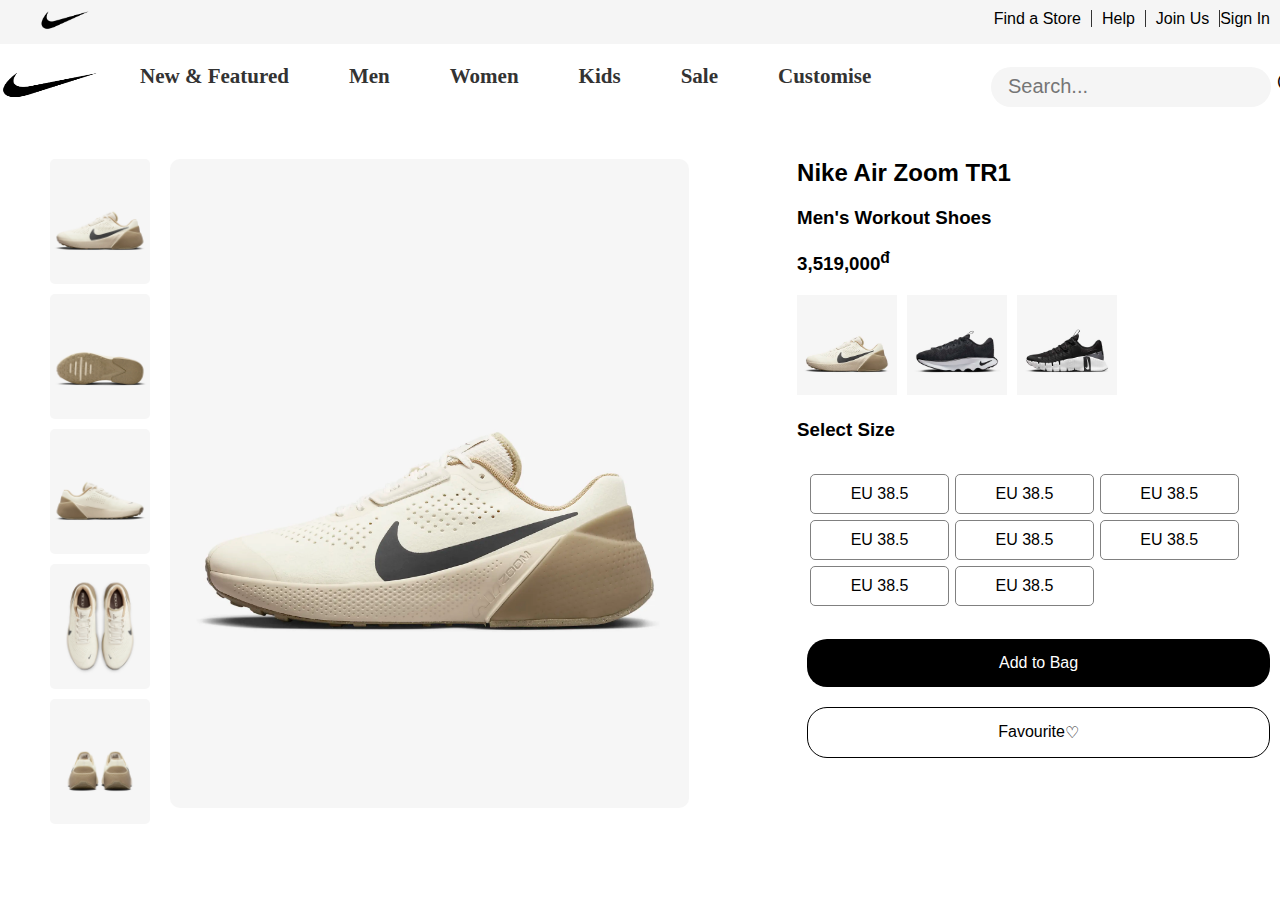
<file: pj2/store.html>
<!DOCTYPE html>
<html lang="en">
<head>
    <meta charset="UTF-8">
    <meta name="viewport" content="width=device-width, initial-scale=1.0">
    <link rel="icon" href="images/logo.png">
    <link rel="stylesheet" href="shoemain.css">
    <link rel="stylesheet" href="store.css">
    <script src="store.js"></script>
    <link rel="stylesheet" href="https://cdn.jsdelivr.net/npm/bootstrap-icons@1.11.1/font/bootstrap-icons.css">
    <title>Nike</title>
</head>
<body>
    <header>
        <div class="logo">
            <img src="images2/logo.png" alt="" height="20px" width="50px">
        </div>
        <div class="contact">
            <ul>
                <li><a href="">Find a Store</a></li>
                <li><a href="">Help</a></li>
                <li><a href="">Join Us</a></li>
                <a onclick="window.location.href='Dangnhap.html'">Sign In </a>
            </ul>
        </div>
    </header>
    <nav class="container">
        <div class="logo-main">
            <a href="index.html"><img src="images/logo.png" alt="" height="28px" width="100px"></a>
        </div>
        <div class="menu-center">
            <ul>
                <li><a href="">New & Featured</a>
                    <ul>
                        <li><strong>New & Featured</strong></li>
                        <li><a href="">New Arrival</a></li>
                        <li><a href="">Laster Clothing</a></li>
                        <li><a href="">Bestseller</a></li>
                        <li><a href="">National Team Kits</a></li>
                        <li><a href="">Member Excusiver</a></li>
                    </ul>
                </li>
                <li><a href="">Men</a>
                    <ul>
                        <li><strong>Shoe</strong></li>
                        <li><a href="">All Shoe</a></li>
                        <li><a href="">Jordan</a></li>
                        <li><a href="">Lifestyle</a></li>
                        <li><a href="">Running</a></li>
                        <li><a href="">Football</a></li>
                    </ul>
                </li>
                <li><a href="">Women</a>
                    <ul>
                        <li><strong>Girl Shoe</strong></li>
                        <li><a href="">All Clothing</a></li>
                        <li><a href="">Shorts</a></li>
                        <li><a href="">Jordan</a></li>
                        <li><a href="">Older girl</a></li>
                        <li><a href="">Member Excusiver</a></li>
                    </ul>
                </li>
                <li><a href="">Kids</a>
                    <ul>
                        <li><strong>Kids By Age</strong></li>
                        <li><a href="">Older Kids</a></li>
                        <li><a href="">Younger Kids</a></li>
                        <li><a href="">Baby</a></li>
                    </ul>
                </li>
                <li><a href="">Sale</a>
                    <ul>
                        <li><strong>New & Featured</strong></li>
                        <li><a href="">New Arrival</a></li>
                        <li><a href="">Laster Clothing</a></li>
                        <li><a href="">Bestseller</a></li>
                        <li><a href="">National Team Kits</a></li>
                        <li><a href="">Member Excusiver</a></li>
                    </ul>
                </li>
                <li><a href="">Customise</a></li>
            </ul>
        </div>
        <div class="menu-right">
            <ul>
                <li>
                    <input type="text" placeholder="   Search...">
                    <i class="bi bi-search"></i>
                </li>
                <li><a href=""><i class="bi bi-heart"></i></a></li>
                <li><a href="cart.html"><i class="bi bi-bag-check"></i></a></li>
            </ul>
        </div>
    </nav>

    <div class="content">
        <div class="product">
            <div class="colors">
                <img onmouseover="showImg(this)"
                    src="images2/11.webp" alt="">
                <img onmouseover="showImg(this)"
                    src="images2/13.webp" alt="">
                <img onmouseover="showImg(this)"
                    src="images2/14.webp" alt="">
                <img onmouseover="showImg(this)"
                    src="images2/15.webp" alt="">
                <img onmouseover="showImg(this)"
                    src="images2/16.webp" alt="">
            </div>
            <div class="main-picture">
                <img src="images2/11.webp" alt="">
            </div>
        </div>
        <div class="content-right">
            <h2>Nike Air Zoom TR1</h2>
            <h3>Men's Workout Shoes</h3>
            <h3>3,519,000<sup>đ</sup></h3>
            <div class="content-right-picture">
                <ul class="blacka">
                    <li><a href="">
                        <img src="images2/1.webp" alt="">
                    </a></li>
                    <li><a href="">
                        <img src="images2/2.webp" alt=""></a></li>
                    <li><a href="">
                        <img src="images2/3.webp" alt="">
                    </a></li>
                </ul>
            </div>
            <h3>Select Size</h3>
            <div class="size">
                <div class="once-size"><a href="">EU 38.5</a></div>
                <div class="once-size"><a href="">EU 38.5</a></div>
                <div class="once-size"><a href="">EU 38.5</a></div>
                <div class="once-size"><a href="">EU 38.5</a></div>
                <div class="once-size"><a href="">EU 38.5</a></div>
                <div class="once-size"><a href="">EU 38.5</a></div>
                <div class="once-size"><a href="">EU 38.5</a></div>
                <div class="once-size"><a href="">EU 38.5</a></div>
                
            </div>
            <div class="add">
                <a href="cart.html"><p>Add to Bag</p></a>
            </div>
            <div class="favourite">
                <a href="cart.html"><p>Favourite<span>&#9825;</span></p></a>
            </div>
        </div>
    </div>
</body>
</html>
</file>
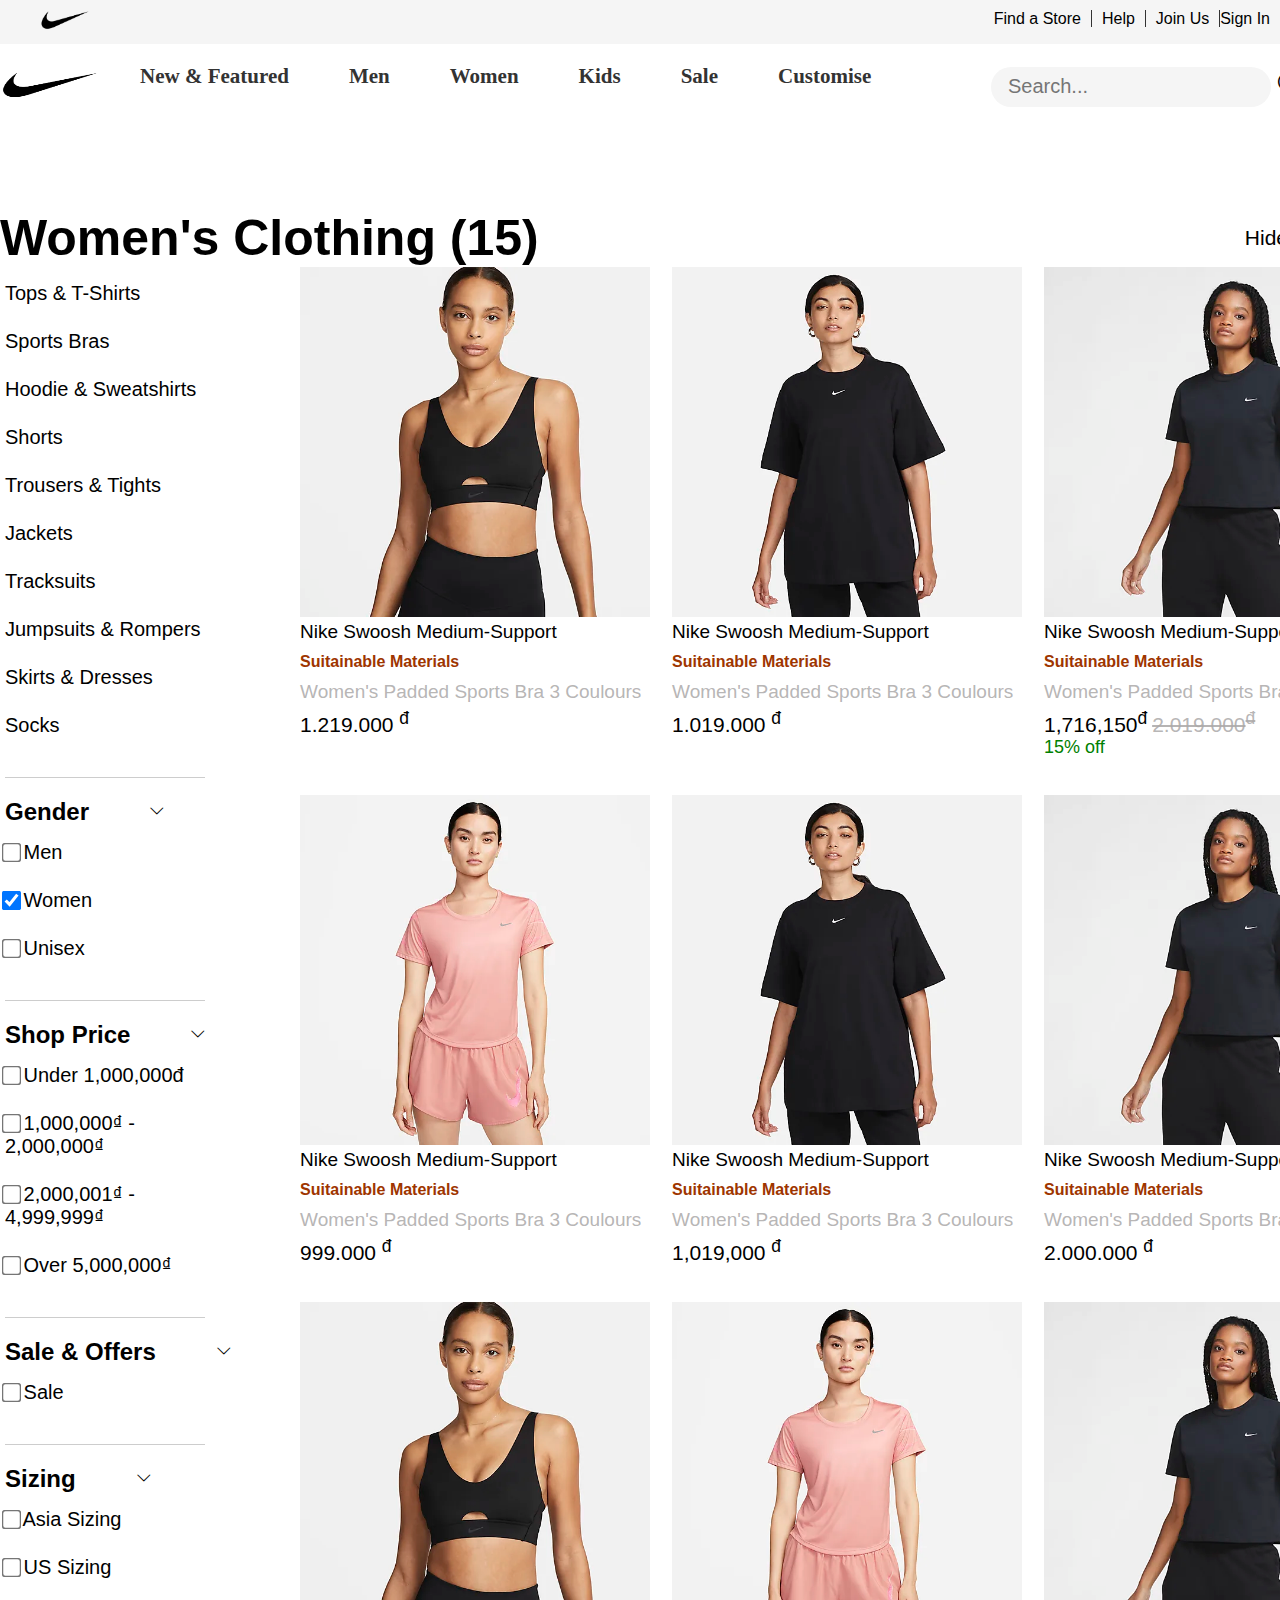
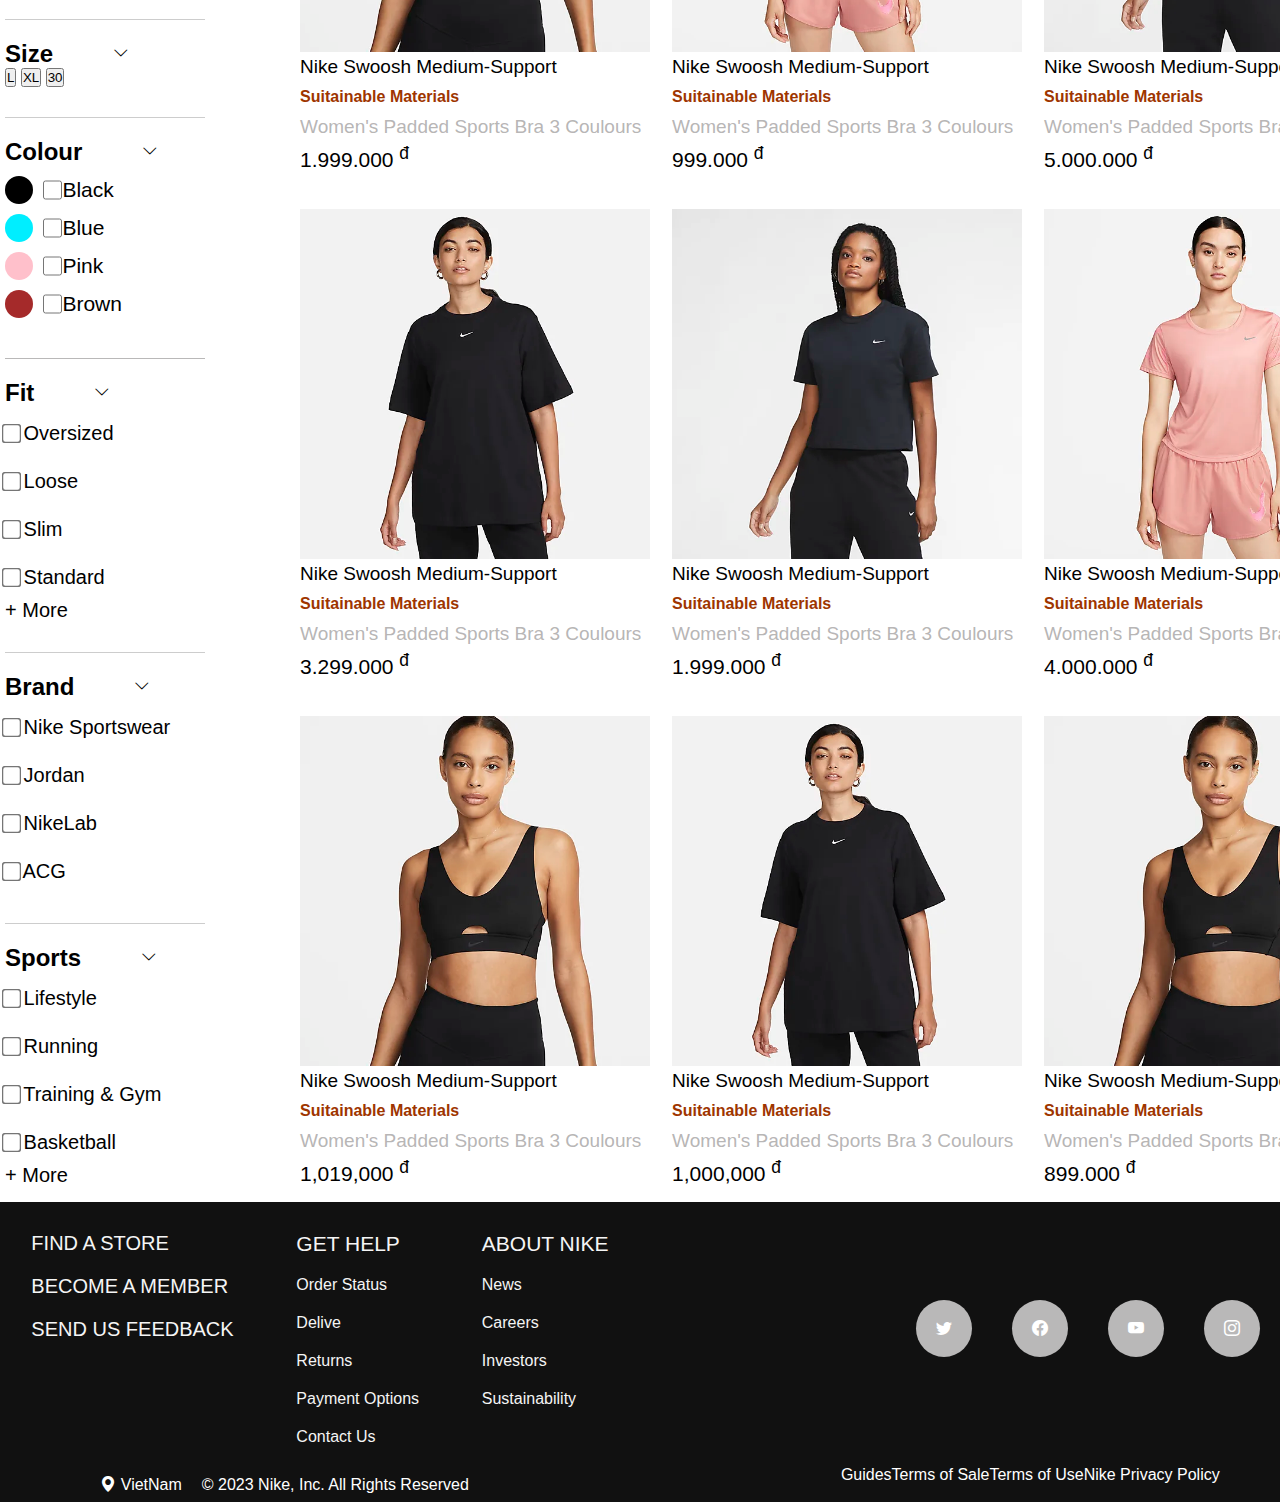
<file: pj2/women3.html>
<!DOCTYPE html>
<html lang="en">
<head>
    <meta charset="UTF-8">
    <meta name="viewport" content="width=device-width, initial-scale=1.0">
    <link rel="icon" href="images/logo.png">
    <link rel="stylesheet" href="main3.css">
    <link rel="stylesheet" href="https://cdn.jsdelivr.net/npm/bootstrap-icons@1.11.1/font/bootstrap-icons.css">
    <title>Nike</title>
</head>
<body>
    <header>
        <div class="logo">
            <img src="images/logo.png" alt="" height="20px" width="50px">
        </div>
        <div class="contact">
            <ul>
                <li><a href="">Find a Store</a></li>
                <li><a href="">Help</a></li>
                <li><a href="">Join Us</a></li>
                <a onclick="window.location.href='Dangnhap.html'">Sign In </a>
            </ul>
        </div>
    </header>
    <nav class="container">
        <div class="logo-main">
            <a href="index.html"><img src="images/logo.png" alt="" height="28px" width="100px"></a>
        </div>
        <div class="menu-center">
            <ul>
                <li><a href="">New & Featured</a>
                    <ul>
                        <li><strong>New & Featured</strong></li>
                        <li><a href="">New Arrival</a></li>
                        <li><a href="">Laster Clothing</a></li>
                        <li><a href="">Bestseller</a></li>
                        <li><a href="">National Team Kits</a></li>
                        <li><a href="">Member Excusiver</a></li>
                    </ul>
                </li>
                <li><a href="">Men</a>
                    <ul>
                        <li><strong>Shoe</strong></li>
                        <li><a href="">All Shoe</a></li>
                        <li><a href="">Jordan</a></li>
                        <li><a href="">Lifestyle</a></li>
                        <li><a href="">Running</a></li>
                        <li><a href="">Football</a></li>
                    </ul>
                </li>
                <li><a href="">Women</a>
                    <ul>
                        <li><strong>Girl Shoe</strong></li>
                        <li><a href="">All Clothing</a></li>
                        <li><a href="">Shorts</a></li>
                        <li><a href="">Jordan</a></li>
                        <li><a href="">Older girl</a></li>
                        <li><a href="">Member Excusiver</a></li>
                    </ul>
                </li>
                <li><a href="">Kids</a>
                    <ul>
                        <li><strong>Kids By Age</strong></li>
                        <li><a href="">Older Kids</a></li>
                        <li><a href="">Younger Kids</a></li>
                        <li><a href="">Baby</a></li>
                    </ul>
                </li>
                <li><a href="">Sale</a>
                    <ul>
                        <li><strong>New & Featured</strong></li>
                        <li><a href="">New Arrival</a></li>
                        <li><a href="">Laster Clothing</a></li>
                        <li><a href="">Bestseller</a></li>
                        <li><a href="">National Team Kits</a></li>
                        <li><a href="">Member Excusiver</a></li>
                    </ul>
                </li>
                <li><a href="">Customise</a></li>
            </ul>
        </div>
        <div class="menu-right">
            <ul>
                <li>
                    <input type="text" placeholder="   Search...">
                    <i class="bi bi-search"></i>
                </li>
                <li><a href=""><i class="bi bi-heart"></i></a></li>
                <li><a href="cart.html"><i class="bi bi-bag-check"></i></a></li>
            </ul>
        </div>
    </nav>
    <section class="container">
        <div class="title">
            <div class="title-left">
                <h1>Women's Clothing (15)</h1>
            </div>
            <div class="title-right">
                <ul>
                    <button id="hide-show-button" style="border: none; background: none; outline: none; box-shadow: none; font-size: 21px;">Hide Filters</button> <!--<i class="bi bi-credit-card-2-back"></i>-->
                    <svg viewBox="0 0 22 22" role="img" width="24px" height="24px" fill="none">
                        <path stroke="currentColor" stroke-width="1.5" d="M21 8.25H10m-5.25 0H3"></path>
                        <path stroke="currentColor" stroke-width="1.5" d="M7.5 6v0a2.25 2.25 0 100 4.5 2.25 2.25 0 000-4.5z" clip-rule="evenodd"></path>
                        <path stroke="currentColor" stroke-width="1.5" d="M3 15.75h10.75m5 0H21"></path>
                        <path stroke="currentColor" stroke-width="1.5" d="M16.5 13.5v0a2.25 2.25 0 100 4.5 2.25 2.25 0 000-4.5z" clip-rule="evenodd"></path>
                    </svg>
                </ul>
            </div>
        </div>
    </section>
    <!-- Lọc -->
    <div class="container">
        <div class="content">
            <div class="content-left" id="content-left">
                <ul class="content-left-items">
                    <li><a href="">Tops & T-Shirts</a></li>
                    <li><a href="">Sports Bras</a></li>
                    <li><a href="">Hoodie & Sweatshirts</a></li>
                    <li><a href="">Shorts</a></li>
                    <li><a href="">Trousers & Tights</a></li>
                    <li><a href="">Jackets</a></li>
                    <li><a href="">Tracksuits</a></li>
                    <li><a href="">Jumpsuits & Rompers</a></li>
                    <li><a href="">Skirts & Dresses</a></li>
                    <li><a href="">Socks</a></li>
                </ul>
                <ul class="content-left-items">
                    <div class="content-left-item" id="gender">
                        <h2><strong>Gender</strong></h2>
                        <p><i class="bi bi-chevron-down"></i></p>
                    </div>
                    <div class="content-left-item1">
                        <li><input type="checkbox" id="men-checkbox" onclick="man()"> Men</li>
                        <li><input type="checkbox" id="women-checkbox" onclick="women()" checked> Women</li>
                        <li><input type="checkbox" id="unisex-checkbox" onclick="unisex()"> Unisex</li>
                    </div>
                </ul>                
                <!--id="filter-sidebar"-->
                <ul class="content-left-items">
                    <div class="content-left-item" id="price">
                        <h2><strong>Shop Price</strong></h2>
                        <p><i class="bi bi-chevron-down"></i></p>
                    </div>
                    <div class="content-left-item2">
                        <li><input type="checkbox" onclick="max_1M()" class="max_1M"> 
                            Under 1,000,000đ</li>
                        <li><input type="checkbox" onclick="min_1M()" class="min_1M">
                            1,000,000₫ - 2,000,000₫</li>
                        <li><input type="checkbox" onclick="min_2M()"class="min_2M"> 
                            2,000,001₫ - 4,999,999₫</li>
                        <li><input type="checkbox" onclick="min_5M()"class="min_5M"> 
                            Over 5,000,000₫</li>
                    </div>
                </ul>
                <ul class="content-left-items">
                    <div class="content-left-item" id="sale">
                        <h2><strong>Sale & Offers</strong></h2>
                        <p><i class="bi bi-chevron-down"></i></p>
                    </div>
                    <div class="content-left-item-sale">
                        <li><input type="checkbox" id="sale-checkbox" onclick="sale()" class="sale_1"> Sale</li>
                    </div>
                </ul>
                <ul class="content-left-items">
                    <div class="content-left-item" id="sizing">
                        <h2><strong>Sizing</strong></h2>
                        <p><i class="bi bi-chevron-down"></i></p>
                    </div>
                    <div class="content-left-item-sizing">
                        <li><input type="checkbox" class="sizing_1"> Asia Sizing</li>
                        <li><input type="checkbox" class="sizing_2"> US Sizing</li>
                    </div>
                </ul>

                <ul class="content-left-items">
                    <div class="content-left-item" id="size">
                        <h2><strong>Size</strong></h2>
                        <p><i class="bi bi-chevron-down"></i></p>
                    </div>
                    <div class="content-left-item-size">
                        <button type="button" name="btn">L</button>
                        <button type="button" name="btn">XL</button>
                        <button type="button" name="btn">30</button>
                    </div>
                </ul>

                <div class="color-items">
                    <div class="content-left-item" id="colour">
                        <h2><strong>Colour</strong></h2>
                        <p><i class="bi bi-chevron-down"></i></p>
                    </div>
                    <div class="content-left-item3">
                        <li style="font-size: 21px;" class="black"><input id="black" type="checkbox" style="width: 19.40px; height: 19.40px;"> Black</li>
                        <li style="font-size: 21px;" class="blue"><input id="blue" type="checkbox" style="width: 19.40px; height: 19.40px;"> Blue</li>
                        <li style="font-size: 21px;" class="pink"><input id="pink" type="checkbox" style="width: 19.40px; height: 19.40px;"> Pink</li>
                        <li style="font-size: 21px;" class="brown"><input id="brown" type="checkbox" style="width: 19.40px; height: 19.40px;"> Brown</li>
                    </div>
                </div>
                <ul class="content-left-items">
                    <div class="content-left-item" id="fit">
                        <h2><strong>Fit</strong></h2>
                        <p><i class="bi bi-chevron-down"></i></p>
                    </div>
                    <div class="content-left-item4">
                        <li><input type="checkbox" class="outfit_1"> Oversized</li>
                        <li><input type="checkbox" class="outfit_2"> Loose</li>
                        <li><input type="checkbox" class="outfit_3"> Slim</li>
                        <li><input type="checkbox" class="outfit_4"> Standard</li>
                        <p style="font-size: 20px;">+ More</p>
                    </div>            
                </ul>
                <ul class="content-left-items">
                    <div class="content-left-item" id="brand">
                        <h2><strong>Brand</strong></h2>
                        <p><i class="bi bi-chevron-down"></i></p>
                    </div>
                    <div class="content-left-item5">
                        <li><input type="checkbox" class="brands_1"> Nike Sportswear</li>
                        <li><input type="checkbox" class="brands_2"> Jordan</li>
                        <li><input type="checkbox" class="brands_3"> NikeLab</li>
                        <li><input type="checkbox" class="brands_4"> ACG</li>
                    </div>
                </ul>
                <ul class="content-left-items">
                    <div class="content-left-item" id="sport">
                        <h2><strong>Sports</strong></h2>
                        <p><i class="bi bi-chevron-down"></i></p>
                    </div>
                    <div class="content-left-item6">
                        <li><input type="checkbox" class="sports_1"> Lifestyle</li>
                        <li><input type="checkbox" class="sports_2"> Running</li>
                        <li><input type="checkbox" class="sports_3"> Training & Gym</li>
                        <li><input type="checkbox" class="sports_4"> Basketball</li>
                        <p style="font-size: 20px;">+ More</p>
                    </div>
                </ul>
                <ul class="content-left-items">
                    <div class="content-left-item" id="studio">
                        <h2><strong>Studio Classes</strong></h2>
                        <p><i class="bi bi-chevron-down"></i></p>
                    </div>
                    <div class="content-left-item7">
                        <li><input type="checkbox" class="studio_1">  Yoga</li>
                    </div>
                </ul>
                <ul class="content-left-items">
                    <div class="content-left-item" id="icon">
                        <h2><strong>Icon</strong></h2>
                        <p><i class="bi bi-chevron-down"></i></p>
                    </div>
                    <div class="content-left-item8">
                        <li><input type="checkbox" class="icon_1"> Elite</li>
                        <li><input type="checkbox" class="icon_2"> Miler</li>
                        <li><input type="checkbox" class="icon_3"> Windrunner</li>
                    </div>
                </ul>
                <ul class="content-left-items">
                    <div class="content-left-item" id="technology">
                        <h2><strong>Technology</strong></h2>
                        <p><i class="bi bi-chevron-down"></i></p>
                    </div>
                    <div class="content-left-item9">
                        <li><input type="checkbox" class="technology_1"> Dri-FIT</li>
                        <li><input type="checkbox" class="technology_2"> Storm-FIT</li>
                        <li><input type="checkbox" class="technology_3"> Therma-FIT</li>
                        <li><input type="checkbox" class="technology_4"> NikeGrip</li>
                        <p style="font-size: 20px;">+ More</p>
                    </div>
                </ul>
                <ul class="content-left-items">
                    <div class="content-left-item" id="sleeve">
                        <h2><strong>Sleeve Length</strong></h2>
                        <p><i class="bi bi-chevron-down"></i></p>
                    </div>
                    <div class="content-left-item10">
                        <li><input type="checkbox" class="sleeve_1"> Short-Sleeve</li>
                    </div>
                </ul>

                <ul class="content-left-items">
                    <div class="content-left-item" id="neck">
                        <h2><strong>Neck Style</strong></h2>
                        <p><i class="bi bi-chevron-down"></i></p>
                    </div>
                    <div class="content-left-item11">
                        <li><input type="checkbox" class="neckstyle_1"> Scoop Neck</li>
                        <li><input type="checkbox" class="neckstyle_2"> V-Neck</li>
                    </div>
                </ul>

                <ul class="content-left-items">
                    <div class="content-left-item" id="closure">
                        <h2><strong>Closure Type</strong></h2>
                        <p><i class="bi bi-chevron-down"></i></p>
                    </div>
                    <div class="content-left-item12">
                        <li><input type="checkbox" class="closure_1"> Placketed</li>
                    </div>
                </ul>
                <ul class="content-left-items">
                    <div class="content-left-item" id="length">
                        <h2><strong>Length</strong></h2>
                        <p><i class="bi bi-chevron-down"></i></p>
                    </div>
                    <div class="content-left-item13">
                        <li><input type="checkbox" class="length_1"> Full Length</li>
                        <li><input type="checkbox" class="length_2"> Knee Length</li>
                        <li><input type="checkbox" class="length_3"> 3/4 Length</li>
                    </div>
                </ul>
                <ul class="content-left-items">
                    <div class="content-left-item" id="rise">
                        <h2><strong>Rise</strong></h2>
                        <p><i class="bi bi-chevron-down"></i></p>
                    </div>
                    <div class="content-left-item14">
                        <li><input type="checkbox" class="rise"> High-Waisted</li>
                    </div>
                </ul>

                <ul class="content-left-items">
                    <div class="content-left-item" id="lined">
                        <h2><strong>Lined</strong></h2>
                        <p><i class="bi bi-chevron-down"></i></p>
                    </div>
                    <div class="content-left-item15">
                        <li><input type="checkbox" class="lined_1"> Lined</li>
                        <li><input type="checkbox" class="lined_2"> Unlined</li>
                    </div>                   
                </ul>
                <ul class="content-left-items">
                    <div class="content-left-item" id="feature">
                        <h2><strong>Features</strong></h2>
                        <p><i class="bi bi-chevron-down"></i></p>
                    </div>
                    <div class="content-left-item16">
                        <li><input type="checkbox" class="features_1"> UV-Protective</li>
                        <li><input type="checkbox" class="features_2"> Wind-resistant</li>
                        <li><input type="checkbox" class="features_3"> Water-resistant</li>
                        <li><input type="checkbox" class="features_4"> Pockets</li>
                        <!--<p style="font-size: 20px;">+More</p>-->
                    </div>
                </ul>
                <ul class="content-left-items">
                    <div class="content-left-item" id="best">
                        <h2><strong>Best For</strong></h2>
                        <p><i class="bi bi-chevron-down"></i></p>
                    </div>
                    <div class="content-left-item17">
                        <li><input type="checkbox" class="bestfor_1"> Warm Weather</li>
                        <li><input type="checkbox" class="bestfor_2"> Wet Weather Conditions</li>
                    </div>
                </ul>
                <ul class="content-left-items">
                    <div class="content-left-item" id="benefit">
                        <h2><strong>Benefits</strong></h2>
                        <p><i class="bi bi-chevron-down"></i></p>
                    </div>
                    <div class="content-left-item18">
                        <li><input type="checkbox" class="benefits_1"> Staying Warm</li>
                        <li><input type="checkbox" class="benefits_2"> Lightweight</li>
                        <li><input type="checkbox" class="benefits_3"> Staying Dry</li>
                    </div>
                </ul>

                <ul class="content-left-items">
                    <div class="content-left-item" id="material">
                        <h2><strong>Material</strong></h2>
                        <p><i class="bi bi-chevron-down"></i></p>
                    </div>
                    <div class="content-left-item19">
                        <li><input type="checkbox" class="material_1"> Fleece</li>
                        <li><input type="checkbox" class="material_2"> Tech Fleece</li>
                        <li><input type="checkbox" class="material_3"> Sustainable Materials</li>
                    </div>
                </ul>
            </div>
            <div class="content-right" id="content-right">
                <div class="product" id="product_1">
                    <a href=""><img src="images/7.webp" alt="" height="350px" width="350px">
                    <p style="font-size: 19px; color: black; margin-bottom: 10px;">Nike Swoosh Medium-Support</p>
                    <strong style="color:#9E3500; margin-bottom: 10px; display: block;">Suitainable Materials</strong>
                    <p style="font-size: 19px; color: #aba9a9dd; margin-bottom: 5px; display: block;">Women's Padded Sports Bra 3 Coulours</p>
                    <span style="font-size: 21px; color: black;">1.219.000 <sup>đ</sup></span></a>
                </div>
                <div class="product" id="product_2">
                    <a href=""><img src="images/2.webp" alt="" height="350px" width="350px">
                    <p style="font-size: 19px; color: black; margin-bottom: 10px;">Nike Swoosh Medium-Support</p>
                    <strong style="color:#9E3500; margin-bottom: 10px; display: block;">Suitainable Materials</strong>
                    <p style="font-size: 19px; color: #aba9a9dd; margin-bottom: 5px; display: block;">Women's Padded Sports Bra 3 Coulours</p>
                    <span style="font-size: 21px; color: black;">1.019.000 <sup>đ</sup></span></a>
                </div>
                <div class="product" id="product_3">
                    <a href=""><img src="images/3.webp" alt="" height="350px" width="350px">
                    <p style="font-size: 19px; color: black; margin-bottom: 10px;">Nike Swoosh Medium-Support</p>
                    <strong style="color:#9E3500; margin-bottom: 10px; display: block;">Suitainable Materials</strong>
                    <p style="font-size: 19px; color: #aba9a9dd; margin-bottom: 5px; display: block;">Women's Padded Sports Bra 3 Coulours</p>
                    <span style="font-size: 21px; color: black;">1,716,150<sup>đ  </sup><strike style="color: #aba9a9dd;">2.019.000<sup>đ</sup></strike></span></a>
                    <p style="font-size: 18px; color: green;">15% off</p>
                </div>
                <div class="product" id="product_4">
                    <a href=""><img src="images/8.webp" alt="" height="350px" width="350px">
                    <p style="font-size: 19px; color: black; margin-bottom: 10px;">Nike Swoosh Medium-Support</p>
                    <strong style="color:#9E3500; margin-bottom: 10px; display: block;">Suitainable Materials</strong>
                    <p style="font-size: 19px; color: #aba9a9dd; margin-bottom: 5px; display: block;">Women's Padded Sports Bra 3 Coulours</p>
                    <span style="font-size: 21px; color: black;">999.000 <sup>đ</sup></span></a>
                </div>
                <div class="product" id="product_5">
                    <a href=""><img src="images/2.webp" alt="" height="350px" width="350px">
                    <p style="font-size: 19px; color: black; margin-bottom: 10px;">Nike Swoosh Medium-Support</p>
                    <strong style="color:#9E3500; margin-bottom: 10px; display: block;">Suitainable Materials</strong>
                    <p style="font-size: 19px; color: #aba9a9dd; margin-bottom: 5px; display: block;">Women's Padded Sports Bra 3 Coulours</p>
                    <span style="font-size: 21px; color: black;">1,019,000 <sup>đ</sup></span></a>
                </div>
                <div class="product" id="product_6">
                    <a href=""><img src="images/3.webp" alt="" height="350px" width="350px">
                    <p style="font-size: 19px; color: black; margin-bottom: 10px;">Nike Swoosh Medium-Support</p>
                    <strong style="color:#9E3500; margin-bottom: 10px; display: block;">Suitainable Materials</strong>
                    <p style="font-size: 19px; color: #aba9a9dd; margin-bottom: 5px; display: block;">Women's Padded Sports Bra 3 Coulours</p>
                    <span style="font-size: 21px; color: black;">2.000.000 <sup>đ</sup></span></a>
                </div>
                <div class="product" id="product_7">
                    <a href=""><img src="images/7.webp" alt="" height="350px" width="350px">
                    <p style="font-size: 19px; color: black; margin-bottom: 10px;">Nike Swoosh Medium-Support</p>
                    <strong style="color:#9E3500; margin-bottom: 10px; display: block;">Suitainable Materials</strong>
                    <p style="font-size: 19px; color: #aba9a9dd; margin-bottom: 5px; display: block;">Women's Padded Sports Bra 3 Coulours</p>
                    <span style="font-size: 21px; color: black;">1.999.000 <sup>đ</sup></span></a>
                </div>
                <div class="product" id="product_8">
                    <a href=""><img src="images/8.webp" alt="" height="350px" width="350px">
                    <p style="font-size: 19px; color: black; margin-bottom: 10px;">Nike Swoosh Medium-Support</p>
                    <strong style="color:#9E3500; margin-bottom: 10px; display: block;">Suitainable Materials</strong>
                    <p style="font-size: 19px; color: #aba9a9dd; margin-bottom: 5px; display: block;">Women's Padded Sports Bra 3 Coulours</p>
                    <span style="font-size: 21px; color: black;">999.000 <sup>đ</sup></span></a>
                </div>
                <div class="product" id="product_9">
                    <a href=""><img src="images/3.webp" alt="" height="350px" width="350px">
                    <p style="font-size: 19px; color: black; margin-bottom: 10px;">Nike Swoosh Medium-Support</p>
                    <strong style="color:#9E3500; margin-bottom: 10px; display: block;">Suitainable Materials</strong>
                    <p style="font-size: 19px; color: #aba9a9dd; margin-bottom: 5px; display: block;">Women's Padded Sports Bra 3 Coulours</p>
                    <span style="font-size: 21px; color: black;">5.000.000 <sup>đ</sup></span></a>
                </div>
                <div class="product" id="product_10">
                    <a href=""><img src="images/2.webp" alt="" height="350px" width="350px">
                    <p style="font-size: 19px; color: black; margin-bottom: 10px;">Nike Swoosh Medium-Support</p>
                    <strong style="color:#9E3500; margin-bottom: 10px; display: block;">Suitainable Materials</strong>
                    <p style="font-size: 19px; color: #aba9a9dd; margin-bottom: 5px; display: block;">Women's Padded Sports Bra 3 Coulours</p>
                    <span style="font-size: 21px; color: black;">3.299.000 <sup>đ</sup></span></a>
                </div>
                <div class="product" id="product_11">
                    <a href=""><img src="images/3.webp" alt="" height="350px" width="350px">
                    <p style="font-size: 19px; color: black; margin-bottom: 10px;">Nike Swoosh Medium-Support</p>
                    <strong style="color:#9E3500; margin-bottom: 10px; display: block;">Suitainable Materials</strong>
                    <p style="font-size: 19px; color: #aba9a9dd; margin-bottom: 5px; display: block;">Women's Padded Sports Bra 3 Coulours</p>
                    <span style="font-size: 21px; color: black;">1.999.000 <sup>đ</sup></span></a>
                </div>
                <div class="product" id="product_12">
                    <a href=""><img src="images/8.webp" alt="" height="350px" width="350px">
                    <p style="font-size: 19px; color: black; margin-bottom: 10px;">Nike Swoosh Medium-Support</p>
                    <strong style="color:#9E3500; margin-bottom: 10px; display: block;">Suitainable Materials</strong>
                    <p style="font-size: 19px; color: #aba9a9dd; margin-bottom: 5px; display: block;">Women's Padded Sports Bra 3 Coulours</p>
                    <span style="font-size: 21px; color: black;">4.000.000 <sup>đ</sup></span></a>
                </div>
                <div class="product" id="product_13">
                    <a href=""><img src="images/7.webp" alt="" height="350px" width="350px">
                    <p style="font-size: 19px; color: black; margin-bottom: 10px;">Nike Swoosh Medium-Support</p>
                    <strong style="color:#9E3500; margin-bottom: 10px; display: block;">Suitainable Materials</strong>
                    <p style="font-size: 19px; color: #aba9a9dd; margin-bottom: 5px; display: block;">Women's Padded Sports Bra 3 Coulours</p>
                    <span style="font-size: 21px; color: black;">1,019,000 <sup>đ</sup></span></a>
                </div>
                <div class="product" id="product_14">
                    <a href=""><img src="images/2.webp" alt="" height="350px" width="350px">
                    <p style="font-size: 19px; color: black; margin-bottom: 10px;">Nike Swoosh Medium-Support</p>
                    <strong style="color:#9E3500; margin-bottom: 10px; display: block;">Suitainable Materials</strong>
                    <p style="font-size: 19px; color: #aba9a9dd; margin-bottom: 5px; display: block;">Women's Padded Sports Bra 3 Coulours</p>
                    <span style="font-size: 21px; color: black;">1,000,000 <sup>đ</sup></span></a>
                </div>
                <div class="product" id="product_15">
                    <a href=""><img src="images/7.webp" alt="" height="350px" width="350px">
                    <p style="font-size: 19px; color: black; margin-bottom: 10px;">Nike Swoosh Medium-Support</p>
                    <strong style="color:#9E3500; margin-bottom: 10px; display: block;">Suitainable Materials</strong>
                    <p style="font-size: 19px; color: #aba9a9dd; margin-bottom: 5px; display: block;">Women's Padded Sports Bra 3 Coulours</p>
                    <span style="font-size: 21px; color: black;">899.000 <sup>đ</sup></span></a>
                </div>
            </div>
        </div>
    </div>
    <footer>
        <div class="footer">
            <div class="footer-left">
                <ul>
                    <li style="font-size: 20px;">FIND A STORE</li>
                    <li style="font-size: 20px;">BECOME A MEMBER</li>
                    <li style="font-size: 20px;">SEND US FEEDBACK</li>
                </ul>
                <ul>
                    <li style="font-size: 21px;">GET HELP</li>
                    <li><a href="">Order Status</a></li>
                    <li><a href="">Delive</a></li>
                    <li><a href="">Returns</a></li>
                    <li><a href="">Payment Options</a></li>
                    <li><a href="">Contact Us</a></li>
                </ul>
                <ul>
                    <li style="font-size: 21px;">ABOUT NIKE</li>
                    <li><a href="">News</a></li>
                    <li><a href="">Careers</a></li>
                    <li><a href="">Investors</a></li>
                    <li><a href="">Sustainability</a></li>
                </ul>
            </div>
            <div class="footer-right">
                <ul>
                    <li><a href=""><i class="bi bi-twitter"></i></a></li>
                    <li><a href=""><i class="bi bi-facebook"></i></a></li>
                    <li><a href=""><i class="bi bi-youtube"></i></a></li>
                    <li><a href=""><i class="bi bi-instagram"></i></a></li>
                </ul>
            </div>
        </div>
        <div class="footter-bottom">
            <div class="footer-bottom-left">
                <li><i class="bi bi-geo-alt-fill"></i> VietNam</li>
                <li>© 2023 Nike, Inc. All Rights Reserved</li>
            </div>
            <div class="footer-bottom-right">
                <li>Guides</li>
                <li>Terms of Sale</li>
                <li>Terms of Use</li>
                <li>Nike Privacy Policy</li>
            </div>
        </div>
    </footer>
   <script src="main3.js"></script>
</body>
</html>
</file>
<file: pj2/main.css>
*{
    margin: 0;
    padding: 0;
    box-sizing: border-box;
    font-family: Arial, Helvetica, sans-serif;

}
a {
    text-decoration: none;
}

.container{
    width: 1400px;
    margin: auto;
    
}
.menu-center ul li {
    margin: 0px;
    padding-left: 0px;
}
header{
    display: flex;
    justify-content: space-between;
    padding: 10px 10px 10px 40px;
    background-color: #F5F5F5;
    width: 100%;
}

.contact ul{
    display: flex;
}
.contact ul li{
    list-style: none;
}
.contact ul li a{
    text-decoration: none;
    color: black;
    padding:0px 10px 0px 10px;
    border-right: 1.5px solid #333;
    font-weight: lighter;
}
.contact ul li:last-child a {
    border-right: none;
}
/* nav */
nav{
    display: flex;
    padding-top: 20px;
    justify-content: space-between;
    align-items: center;
}
/* menu */
.menu-center>ul{
    display: flex;
}
.menu-center>ul>li{
    list-style: none;
    margin: 0px 60px 10px 0px;
    padding-bottom: 10px;
    position: relative;
}
.menu-center>ul>li>a:hover{
    border-bottom: 2px solid black;
}
.menu-center>ul>li>ul>li{
    list-style: none;
}
.menu-center>ul>li>ul>li>a{
    text-decoration: none;
    color: #333;
    margin: 5px 0px 5px 0px;
    display: inline-block;
    white-space: nowrap;
    padding-left: 10px;
}
.menu-center>ul>li>ul>li>a:hover{
    color: #111111;
    font-weight: bold;
}
.menu-center>ul>li>ul{
    position: absolute;
    top: 100%;
    display: none;
    width: 300px;
    height: auto;
    background-color: #ddd;
    border-radius: 10px;
}
.menu-center>ul>li>ul>li>strong{
    padding: 7px 0px 0px 5px;
    display: inline-block;
}
.menu-center>ul>li:hover ul{
    display: block;
}
.menu-center>ul>li>a{
    text-decoration: none;
    color: #333;
    font-family: helvetica text medium;
    font-size: 21px;
    font-weight: bold;
}
.menu-right ul{
    display: flex;
    margin-left: 20px;
    align-items: center;
    gap: 25px;
}
.menu-right ul li{
    list-style: none;
    font-size: 24px;
}
.menu-right ul li input{
    height: 40px;
    width: 280px;
    font-size: 20px;
    border-radius: 30px;
    border: none;
    background-color: #F5F5F5;
    outline: none;
}
.menu-right ul li a{
    color: #333;
}
/* section */
section{
    padding-top: 100px;
}
.title{
    display: flex;
    justify-content: space-between;
    align-items: center;
}
.title-left{
    font-size: 25px;
    padding-bottom: 20px;
}
.title-right{
    display: flex;
}
.title-right ul{
    display: flex;
    gap: 25px;
}
.title-right ul li{
    list-style: none;
}
.title-right ul li a{
    text-decoration: none;
    color: black;
    font-size: 22px;
}
/* aside */
.content{
    display: flex;
}
.content-left{
    width: 20%;
    height: 2515px;
    overflow-y: auto;
    transition: width 0.5s;
    padding: 0px;
    padding-left: 5px;
}

.content-left ul li{
    list-style: none;
    padding: 15px 0px 10px 0px;
    font-family: Arial, Helvetica, sans-serif;
}
.content-left ul li a{
    text-decoration: none;
    color: black;
    font-size: 20px;
}
.content-left-items{
    width: 200px;
    padding-bottom: 30px;
    border-bottom: 1px solid #cdcdcd;
}
/* Tùy chỉnh kích thước ô checkbox */
.content-left-items li input[type="checkbox"] {
    -webkit-transform: scale(1.5);
    transform: scale(1.5);
}
/* Tùy chỉnh kích thước phông chữ */
.content-left-items li{
    font-size: 20px;
}
.content-left-item{
    display: flex;
    align-items: center;
    gap: 60px;
    white-space: nowrap;
}
.content-left-item h2{
    padding-top: 20px;
}
.content-left-item p{
    padding-top: 20px;
}
.color-items li{
    list-style: none;
    display: flex;
    align-items: center;
    margin-top: 10px;
}
.color-items{
    padding-bottom: 40px;
    border-bottom: 1px solid #b9b8b8;
    width: 200px;
}
.black::before{
    content: "";
    background-color: black;
    border-radius: 50%;
    width: 28px;
    height: 28px;
    display: inline-block;
    margin-right: 10px;
}
.blue::before{
    content: "";
    background-color: #00eeff;
    border-radius: 50%;
    width: 28px;
    height: 28px;
    display: inline-block;
    margin-right: 10px;
}
.pink::before{
    content: "";
    background-color: pink;
    border-radius: 50%;
    width: 28px;
    height: 28px;
    display: inline-block;
    margin-right: 10px;
}
.brown::before{
    content: "";
    background-color: brown;
    border-radius: 50%;
    width: 28px;
    height: 28px;
    display: inline-block;
    margin-right: 10px;
}
/* content-right */
.content-right{
    width: 80%;
    height: 350px;
    gap: 22px;
    display: flex;
    flex-wrap: wrap;
    transition: width 0.5s;
    margin-left: 25px;
}

.product{
    padding-bottom: 20px;
}


/* footer */
footer{
    width: 100%;
    height: 299px;
    background-color: #111111;
}
.footer{
    margin-top: 20px;
    display: flex;
    align-items: center;
    justify-content: space-between;
}
.footer-left{
    display: flex;
    width: 50%;
    justify-content: space-around;
    padding-top: 20px;
}
.footer-left ul li{
    padding: 10px;
    color: #F5F5F5;
    list-style: none;
}
.footer-left ul li a{
    color: #F5F5F5;
    text-decoration: none;
}
/* footer-right */
.footer-right ul{
    display: flex;
}
.footer-right ul li {
    list-style: none;
}
.footer-right ul li a{
    color: #ffff;
    margin: 20px;
    padding: 20px;
    border-radius: 50%;
    background-color: #b9b8b8;
}
.footter-bottom{
    display: flex;
    justify-content: space-around;
    align-items: center;
}
.footer-bottom-left{
    list-style: none;
    margin-left: 50px;
    display: flex;
    width: 50%;
    gap: 20px;
}
.footer-bottom-left li{
    color: white; 
    margin-top: 20px;
}
.footer-bottom-right{
    display: flex;
}
.footer-bottom-right li{
    display: flex;
    color: #ffff;
}
</file>
<file: pj2/dangnhap.css>
body {
    width: 600px;
    margin: 0 auto; /* Căn giữa trang */
    padding: 20px;
  }

  .container {
    display: flex;
    justify-content: flex-start;
    align-items: center;
  }

  .logo {
    margin: 0 10px; /* Khoảng cách giữa hai logo */
  }

  .logo img {
    width: 50px; /* Điều chỉnh kích thước logo tùy ý */
    height: auto;
  }

  input {
    height: 30px;
    width: 450px;
    outline: none;
    border: 1px solid #dadce0;
    padding: 10px;
    border-radius: 5px;
    font-size: inherit;
    color: #202124;
  }

  .form {
    position: relative;
    margin-top: 20px;
  }
  h1{
    font-family: sans-serif;
  }

  .form input:focus + label,
  .form input:not(:placeholder-shown) + label {
    top: 0;
    font-size: 13px;
    font-weight: 500;
    color: #666;
  }

  .form label {
    position: absolute;
    padding: 0 5px;
    left: 10px;
    top: 50%;
    transform: translateY(-50%);
    background: #fff;
    transition: top 0.3s, font-size 0.3s, color 0.3s;
    pointer-events: none;
  }
  .text p{
    color: gray;
    margin-top: 40px;
  }
  .text p a{
    color: gray;
  }
  .btn-container {
    text-align: right; /* Đưa button về trái */
    margin-top: 20px;
    margin-right: 100px; /* Khoảng cách từ button đến các phần tử bên phải */
  }
  .btn-container .btn {
    background-color: #000;
    color: #fff;
    padding: 10px 20px;
    border-radius: 20px;
    cursor: pointer;
  }
</file>
<file: pj2/main2.css>
*{
    margin: 0;
    padding: 0;
    box-sizing: border-box;
    font-family: Arial, Helvetica, sans-serif;

}
a {
    text-decoration: none;
}

.container{
    width: 1400px;
    margin: auto;
    
}
.menu-center ul li {
    margin: 0px;
    padding-left: 0px;
}
header{
    display: flex;
    justify-content: space-between;
    padding: 10px 10px 10px 40px;
    background-color: #F5F5F5;
    width: 100%;
}

.contact ul{
    display: flex;
}
.contact ul li{
    list-style: none;
}
.contact ul li a{
    text-decoration: none;
    color: black;
    padding:0px 10px 0px 10px;
    border-right: 1.5px solid #333;
    font-weight: lighter;
}
.contact ul li:last-child a {
    border-right: none;
}
/* nav */
nav{
    display: flex;
    padding-top: 20px;
    justify-content: space-between;
    align-items: center;
}
/* menu */
.menu-center>ul{
    display: flex;
}
.menu-center>ul>li{
    list-style: none;
    margin: 0px 60px 10px 0px;
    padding-bottom: 10px;
    position: relative;
}
.menu-center>ul>li>a:hover{
    border-bottom: 2px solid black;
}
.menu-center>ul>li>ul>li{
    list-style: none;
}
.menu-center>ul>li>ul>li>a{
    text-decoration: none;
    color: #333;
    margin: 5px 0px 5px 0px;
    display: inline-block;
    white-space: nowrap;
    padding-left: 10px;
}
.menu-center>ul>li>ul>li>a:hover{
    color: #111111;
    font-weight: bold;
}
.menu-center>ul>li>ul{
    position: absolute;
    top: 100%;
    display: none;
    width: 300px;
    height: auto;
    background-color: #ddd;
    border-radius: 10px;
}
.menu-center>ul>li>ul>li>strong{
    padding: 7px 0px 0px 5px;
    display: inline-block;
}
.menu-center>ul>li:hover ul{
    display: block;
}
.menu-center>ul>li>a{
    text-decoration: none;
    color: #333;
    font-family: helvetica text medium;
    font-size: 21px;
    font-weight: bold;
}
.menu-right ul{
    display: flex;
    margin-left: 20px;
    align-items: center;
    gap: 25px;
}
.menu-right ul li{
    list-style: none;
    font-size: 24px;
}
.menu-right ul li input{
    height: 40px;
    width: 280px;
    font-size: 20px;
    border-radius: 30px;
    border: none;
    background-color: #F5F5F5;
    outline: none;
}
.menu-right ul li a{
    color: #333;
}
/* section */
section{
    padding-top: 100px;
}
.title{
    display: flex;
    justify-content: space-between;
    align-items: center;
}
.title-left{
    font-size: 25px;
    padding-bottom: 20px;
}
.title-right{
    display: flex;
}
.title-right ul{
    display: flex;
    gap: 25px;
}
.title-right ul li{
    list-style: none;
}
.title-right ul li a{
    text-decoration: none;
    color: black;
    font-size: 22px;
}
/* aside */
.content{
    display: flex;
}
.content-left{
    width: 20%;
    height: 2515px;
    overflow-y: auto;
    transition: width 0.5s;
    padding: 0px;
    padding-left: 5px;
}

.content-left ul li{
    list-style: none;
    padding: 15px 0px 10px 0px;
    font-family: Arial, Helvetica, sans-serif;
}
.content-left ul li a{
    text-decoration: none;
    color: black;
    font-size: 20px;
}
.content-left-items{
    width: 200px;
    padding-bottom: 30px;
    border-bottom: 1px solid #cdcdcd;
}


/* Tùy chỉnh kích thước ô checkbox */
.content-left-items li input[type="checkbox"] {
    -webkit-transform: scale(1.5);
    transform: scale(1.5);
}
/* Tùy chỉnh kích thước phông chữ */
.content-left-items li{
    font-size: 20px;
}
.content-left-item{
    display: flex;
    align-items: center;
    gap: 60px;
    white-space: nowrap;
}
.content-left-item h2{
    padding-top: 20px;
}
.content-left-item p{
    padding-top: 20px;
}
.color-items li{
    list-style: none;
    display: flex;
    align-items: center;
    margin-top: 10px;
}
.color-items{
    padding-bottom: 40px;
    border-bottom: 1px solid #b9b8b8;
    width: 200px;
}
.black::before{
    content: "";
    background-color: black;
    border-radius: 50%;
    width: 28px;
    height: 28px;
    display: inline-block;
    margin-right: 10px;
}
.blue::before{
    content: "";
    background-color: #00eeff;
    border-radius: 50%;
    width: 28px;
    height: 28px;
    display: inline-block;
    margin-right: 10px;
}
.pink::before{
    content: "";
    background-color: pink;
    border-radius: 50%;
    width: 28px;
    height: 28px;
    display: inline-block;
    margin-right: 10px;
}
.brown::before{
    content: "";
    background-color: brown;
    border-radius: 50%;
    width: 28px;
    height: 28px;
    display: inline-block;
    margin-right: 10px;
}
/* content-right */
.content-right{
    width: 80%;
    height: 350px;
    gap: 22px;
    display: flex;
    flex-wrap: wrap;
    transition: width 0.5s;
    margin-left: 25px;
}
.product{
    padding-bottom: 15px;
}


/* footer */
footer{
    width: 100%;
    height: 299px;
    background-color: #111111;
}
.footer{
    margin-top: 20px;
    display: flex;
    align-items: center;
    justify-content: space-between;
}
.footer-left{
    display: flex;
    width: 50%;
    justify-content: space-around;
    padding-top: 20px;
}
.footer-left ul li{
    padding: 10px;
    color: #F5F5F5;
    list-style: none;
}
.footer-left ul li a{
    color: #F5F5F5;
    text-decoration: none;
}
/* footer-right */
.footer-right ul{
    display: flex;
}
.footer-right ul li {
    list-style: none;
}
.footer-right ul li a{
    color: #ffff;
    margin: 20px;
    padding: 20px;
    border-radius: 50%;
    background-color: #b9b8b8;
}
.footter-bottom{
    display: flex;
    justify-content: space-around;
    align-items: center;
}
.footer-bottom-left{
    list-style: none;
    margin-left: 50px;
    display: flex;
    width: 50%;
    gap: 20px;
}
.footer-bottom-left li{
    color: white; 
    margin-top: 20px;
}
.footer-bottom-right{
    display: flex;
    padding-right: 10px;
}
.footer-bottom-right li{
    display: flex;
    color: #ffff;
}
</file>
<file: pj2/shoemain.css>
*{
    margin: 0;
    padding: 0;
    box-sizing: border-box;
    font-family: Arial, Helvetica, sans-serif;

}
a {
    text-decoration: none;
}

.container{
    width: 1400px;
    margin: auto;
    
}
.menu-center ul li {
    margin: 0px;
    padding-left: 0px;
}
header{
    display: flex;
    justify-content: space-between;
    padding: 10px 10px 10px 40px;
    background-color: #F5F5F5;
    width: 100%;
}

.contact ul{
    display: flex;
}
.contact ul li{
    list-style: none;
}
.contact ul li a{
    text-decoration: none;
    color: black;
    padding:0px 10px 0px 10px;
    border-right: 1.5px solid #333;
    font-weight: lighter;
}
.contact ul li:last-child a {
    border-right: none;
}
/* nav */
nav{
    display: flex;
    padding-top: 20px;
    justify-content: space-between;
    align-items: center;
}
/* menu */
.menu-center>ul{
    display: flex;
}
.menu-center>ul>li{
    list-style: none;
    margin: 0px 60px 10px 0px;
    padding-bottom: 10px;
    position: relative;
}
.menu-center>ul>li>a:hover{
    border-bottom: 2px solid black;
}
.menu-center>ul>li>ul>li{
    list-style: none;
}
.menu-center>ul>li>ul>li>a{
    text-decoration: none;
    color: #333;
    margin: 5px 0px 5px 0px;
    display: inline-block;
    white-space: nowrap;
    padding-left: 10px;
}
.menu-center>ul>li>ul>li>a:hover{
    color: #111111;
    font-weight: bold;
}
.menu-center>ul>li>ul{
    position: absolute;
    top: 100%;
    display: none;
    width: 300px;
    height: auto;
    background-color: #ddd;
    border-radius: 10px;
}
.menu-center>ul>li>ul>li>strong{
    padding: 7px 0px 0px 5px;
    display: inline-block;
}
.menu-center>ul>li:hover ul{
    display: block;
}
.menu-center>ul>li>a{
    text-decoration: none;
    color: #333;
    font-family: helvetica text medium;
    font-size: 21px;
    font-weight: bold;
}
.menu-right ul{
    display: flex;
    margin-left: 20px;
    align-items: center;
    gap: 25px;
}
.menu-right ul li{
    list-style: none;
    font-size: 24px;
}
.menu-right ul li input{
    height: 40px;
    width: 280px;
    font-size: 20px;
    border-radius: 30px;
    border: none;
    background-color: #F5F5F5;
    outline: none;
}
.menu-right ul li a{
    color: #333;
}
/* section */
section{
    padding-top: 100px;
}
.title{
    display: flex;
    justify-content: space-between;
    align-items: center;
}
.title-left{
    font-size: 25px;
    padding-bottom: 20px;
}
.title-right{
    display: flex;
}
.title-right ul{
    display: flex;
    gap: 25px;
}
.title-right ul li{
    list-style: none;
}
.title-right ul li a{
    text-decoration: none;
    color: black;
    font-size: 22px;
}
/* aside */
.content{
    display: flex;
}
.content-left{
    width: 20%;
    height: 2515px;
    overflow-y: auto;
    padding: 5px;
    margin-right: 30px;
}

.content-left ul li{
    list-style: none;
    padding: 15px 0px 10px 0px;
    font-family: Arial, Helvetica, sans-serif;
}
.content-left ul li a{
    text-decoration: none;
    color: black;
    font-size: 20px;
}
.content-left-items{
    width: 200px;
    padding-bottom: 30px;
    border-bottom: 1px solid #cdcdcd;
}
/* Tùy chỉnh kích thước ô checkbox */
.content-left-items li input[type="checkbox"] {
    -webkit-transform: scale(1.5);
    transform: scale(1.5);
}
/* Tùy chỉnh kích thước phông chữ */
.content-left-items li{
    font-size: 20px;
}
.content-left-item{
    display: flex;
    align-items: center;
    gap: 60px;
    white-space: nowrap;
}
.content-left-item h2{
    padding-top: 20px;
}
.content-left-item p{
    padding-top: 20px;
}
.color-items li{
    list-style: none;
    display: flex;
    align-items: center;
    margin-top: 10px;
}
.color-items{
    padding-bottom: 40px;
    border-bottom: 1px solid #b9b8b8;
    width: 200px;
}
.black::before{
    content: "";
    background-color: black;
    border-radius: 50%;
    width: 28px;
    height: 28px;
    display: inline-block;
    margin-right: 10px;
}
.blue::before{
    content: "";
    background-color: #00eeff;
    border-radius: 50%;
    width: 28px;
    height: 28px;
    display: inline-block;
    margin-right: 10px;
}
.pink::before{
    content: "";
    background-color: pink;
    border-radius: 50%;
    width: 28px;
    height: 28px;
    display: inline-block;
    margin-right: 10px;
}
.brown::before{
    content: "";
    background-color: brown;
    border-radius: 50%;
    width: 28px;
    height: 28px;
    display: inline-block;
    margin-right: 10px;
}
/* content-right */
.content-right{
    width: 78%;
    height: 350px;
    gap: 20px;
    display: flex;
   flex-wrap: wrap;
}
.product{
    padding-bottom: 20px;
}


/* footer */
footer{
    width: 100%;
    height: 299px;
    background-color: #111111;
}
.footer{
    margin-top: 20px;
    display: flex;
    align-items: center;
    justify-content: space-between;
}
.footer-left{
    display: flex;
    width: 50%;
    justify-content: space-around;
    padding-top: 20px;
}
.footer-left ul li{
    padding: 10px;
    color: #F5F5F5;
    list-style: none;
}
.footer-left ul li a{
    color: #F5F5F5;
    text-decoration: none;
}
/* footer-right */
.footer-right ul{
    display: flex;
}
.footer-right ul li {
    list-style: none;
}
.footer-right ul li a{
    color: #ffff;
    margin: 20px;
    padding: 20px;
    border-radius: 50%;
    background-color: #b9b8b8;
}
.footter-bottom{
    display: flex;
    justify-content: space-around;
    align-items: center;
}
.footer-bottom-left{
    list-style: none;
    margin-left: 50px;
    display: flex;
    width: 50%;
    gap: 20px;
}
.footer-bottom-left li{
    color: white; 
    margin-top: 20px;
}
.footer-bottom-right{
    display: flex;
}
.footer-bottom-right li{
    display: flex;
    color: #ffff;
    padding-left: 10px;
}
</file>
<file: pj2/store.css>
.product{
    width: 100%;
    margin: 0;
    padding: 0;
    box-sizing: border-box;
    display: flex;
    margin-top: 50px;
    margin-left: 50px;

}
.colors>img{
    width: 100px;
    display: flex;
    border-radius: 5px;
    padding: 0;
    margin-bottom: 10px;
}
.main-picture{
    width: 100%;
}
.main-picture>img{
    width: 100%;
    margin-left: 20px;
    border-radius: 10px;
}
.content{
    display: flex;
}
.content-right{
    margin-left: 10%;
    display: flex;
    flex-direction: column;
    /* height: auto; */
}
.content-right .content-right-picture ul li{
    list-style: none;
}
.content-right .content-right-picture ul li img{
    width: 100px;
    margin-right: 10px;
}
.content-right .content-right-picture ul{
    display: flex;
}
.content-right{
    height: auto;
    display: flex;
    flex-direction: column;
    margin-top: 50px;
}

.size{
    /* width: fit-content; */
    padding: 10px;
    /* background-color: aqua; */
    display: flex;
    flex-wrap: wrap;
    /* justify-content: space-between; */
}
.size>.once-size{
    width: 30%;
    border: 1px solid gray;
    border-radius: 5px;
    margin: 3px;
    padding: 10px;
    text-decoration: none;
}
.size>.once-size a{
    text-decoration: none;
    color: black;
    display: flex;
    justify-content: center;
}
.add{
    color: white;
    background-color: black;
    margin: 0 10px;
    padding: 15px;
    border-radius: 20px;
    
}
.add p{
    color: white;
    display: flex;
    justify-content: center;
    text-decoration: none;
}

.favourite{
    
    margin: 0 10px;
    padding: 15px;
    border-radius: 20px;
    border: 1px solid black;
    
}
.favourite p{
    color: black;
    display: flex;
    justify-content: center;
    text-decoration: none;
}
</file>
<file: pj2/main3.css>
*{
    margin: 0;
    padding: 0;
    box-sizing: border-box;
    font-family: Arial, Helvetica, sans-serif;

}
a {
    text-decoration: none;
}

.container{
    width: 1400px;
    margin: auto;
    
}
.menu-center ul li {
    margin: 0px;
    padding-left: 0px;
}
header{
    display: flex;
    justify-content: space-between;
    padding: 10px 10px 10px 40px;
    background-color: #F5F5F5;
    width: 100%;
}

.contact ul{
    display: flex;
}
.contact ul li{
    list-style: none;
}
.contact ul li a{
    text-decoration: none;
    color: black;
    padding:0px 10px 0px 10px;
    border-right: 1.5px solid #333;
    font-weight: lighter;
}
.contact ul li:last-child a {
    border-right: none;
}
/* nav */
nav{
    display: flex;
    padding-top: 20px;
    justify-content: space-between;
    align-items: center;
}
/* menu */
.menu-center>ul{
    display: flex;
}
.menu-center>ul>li{
    list-style: none;
    margin: 0px 60px 10px 0px;
    padding-bottom: 10px;
    position: relative;
}
.menu-center>ul>li>a:hover{
    border-bottom: 2px solid black;
}
.menu-center>ul>li>ul>li{
    list-style: none;
}
.menu-center>ul>li>ul>li>a{
    text-decoration: none;
    color: #333;
    margin: 5px 0px 5px 0px;
    display: inline-block;
    white-space: nowrap;
    padding-left: 10px;
}
.menu-center>ul>li>ul>li>a:hover{
    color: #111111;
    font-weight: bold;
}
.menu-center>ul>li>ul{
    position: absolute;
    top: 100%;
    display: none;
    width: 300px;
    height: auto;
    background-color: #ddd;
    border-radius: 10px;
}
.menu-center>ul>li>ul>li>strong{
    padding: 7px 0px 0px 5px;
    display: inline-block;
}
.menu-center>ul>li:hover ul{
    display: block;
}
.menu-center>ul>li>a{
    text-decoration: none;
    color: #333;
    font-family: helvetica text medium;
    font-size: 21px;
    font-weight: bold;
}
.menu-right ul{
    display: flex;
    margin-left: 20px;
    align-items: center;
    gap: 25px;
}
.menu-right ul li{
    list-style: none;
    font-size: 24px;
}
.menu-right ul li input{
    height: 40px;
    width: 280px;
    font-size: 20px;
    border-radius: 30px;
    border: none;
    background-color: #F5F5F5;
    outline: none;
}
.menu-right ul li a{
    color: #333;
}
/* section */
section{
    padding-top: 100px;
}
.title{
    display: flex;
    justify-content: space-between;
    align-items: center;
}
.title-left{
    font-size: 25px;
/*    padding-bottom: 20px;*/
}
.title-right{
    display: flex;
}
.title-right ul{
    display: flex;
    gap: 25px;
}
.title-right ul li{
    list-style: none;
}
.title-right ul li a{
    text-decoration: none;
    color: black;
    font-size: 22px;
}
/* Content */

.content{
    display: flex;
}
.content-left{
    width: 20%;
    height: 2515px;
    overflow-y: auto;
    transition: width 0.5s;
    padding: 0px;
    padding-left: 5px;
}

.content-left ul li{
    list-style: none;
    padding: 15px 0px 10px 0px;
    font-family: Arial, Helvetica, sans-serif;
}
.content-left ul li a{
    text-decoration: none;
    color: black;
    font-size: 20px;
}
.content-left-items{
    width: 200px;
    padding-bottom: 30px;
    border-bottom: 1px solid #cdcdcd;
}


/* Tùy chỉnh kích thước ô checkbox */
.content-left-items li input[type="checkbox"] {
    -webkit-transform: scale(1.5);
    transform: scale(1.5);
}
/* Tùy chỉnh kích thước phông chữ */
.content-left-items li{
    font-size: 20px;
}
.content-left-item{
    display: flex;
    align-items: center;
    gap: 60px;
    white-space: nowrap;
}
.content-left-item h2{
    padding-top: 20px;
}
.content-left-item p{
    padding-top: 20px;
}
.color-items li{
    list-style: none;
    display: flex;
    align-items: center;
    margin-top: 10px;
}
.color-items{
    padding-bottom: 40px;
    border-bottom: 1px solid #b9b8b8;
    width: 200px;
}
.black::before{
    content: "";
    background-color: black;
    border-radius: 50%;
    width: 28px;
    height: 28px;
    display: inline-block;
    margin-right: 10px;
}
.blue::before{
    content: "";
    background-color: #00eeff;
    border-radius: 50%;
    width: 28px;
    height: 28px;
    display: inline-block;
    margin-right: 10px;
}
.pink::before{
    content: "";
    background-color: pink;
    border-radius: 50%;
    width: 28px;
    height: 28px;
    display: inline-block;
    margin-right: 10px;
}
.brown::before{
    content: "";
    background-color: brown;
    border-radius: 50%;
    width: 28px;
    height: 28px;
    display: inline-block;
    margin-right: 10px;
}

/* content-right */
.content-right{
    width: 80%;
    height: 350px;
    gap: 22px;
    display: flex;
    flex-wrap: wrap;
    transition: width 0.5s;
    margin-left: 25px;
}
.product{
    padding-bottom: 15px;
}


/* footer */
footer{
    width: 100%;
    height: 300px;
    background-color: #111111;
}
.footer{
    margin-top: 20px;
    display: flex;
    align-items: center;
    justify-content: space-between;
}
.footer-left{
    display: flex;
    width: 50%;
    justify-content: space-around;
    padding-top: 20px;
}
.footer-left ul li{
    padding: 10px;
    color: #F5F5F5;
    list-style: none;
}
.footer-left ul li a{
    color: #F5F5F5;
    text-decoration: none;
}
/* footer-right */
.footer-right ul{
    display: flex;
}
.footer-right ul li {
    list-style: none;
}
.footer-right ul li a{
    color: #ffff;
    margin: 20px;
    padding: 20px;
    border-radius: 50%;
    background-color: #b9b8b8;
}
.footter-bottom{
    display: flex;
    justify-content: space-around;
    align-items: center;
}
.footer-bottom-left{
    list-style: none;
    margin-left: 50px;
    display: flex;
    width: 50%;
    gap: 20px;
}
.footer-bottom-left li{
    color: white; 
    margin-top: 20px;
}
.footer-bottom-right{
    display: flex;
    padding-right: 10px;
}
.footer-bottom-right li{
    display: flex;
    color: #ffff;
}
</file>
